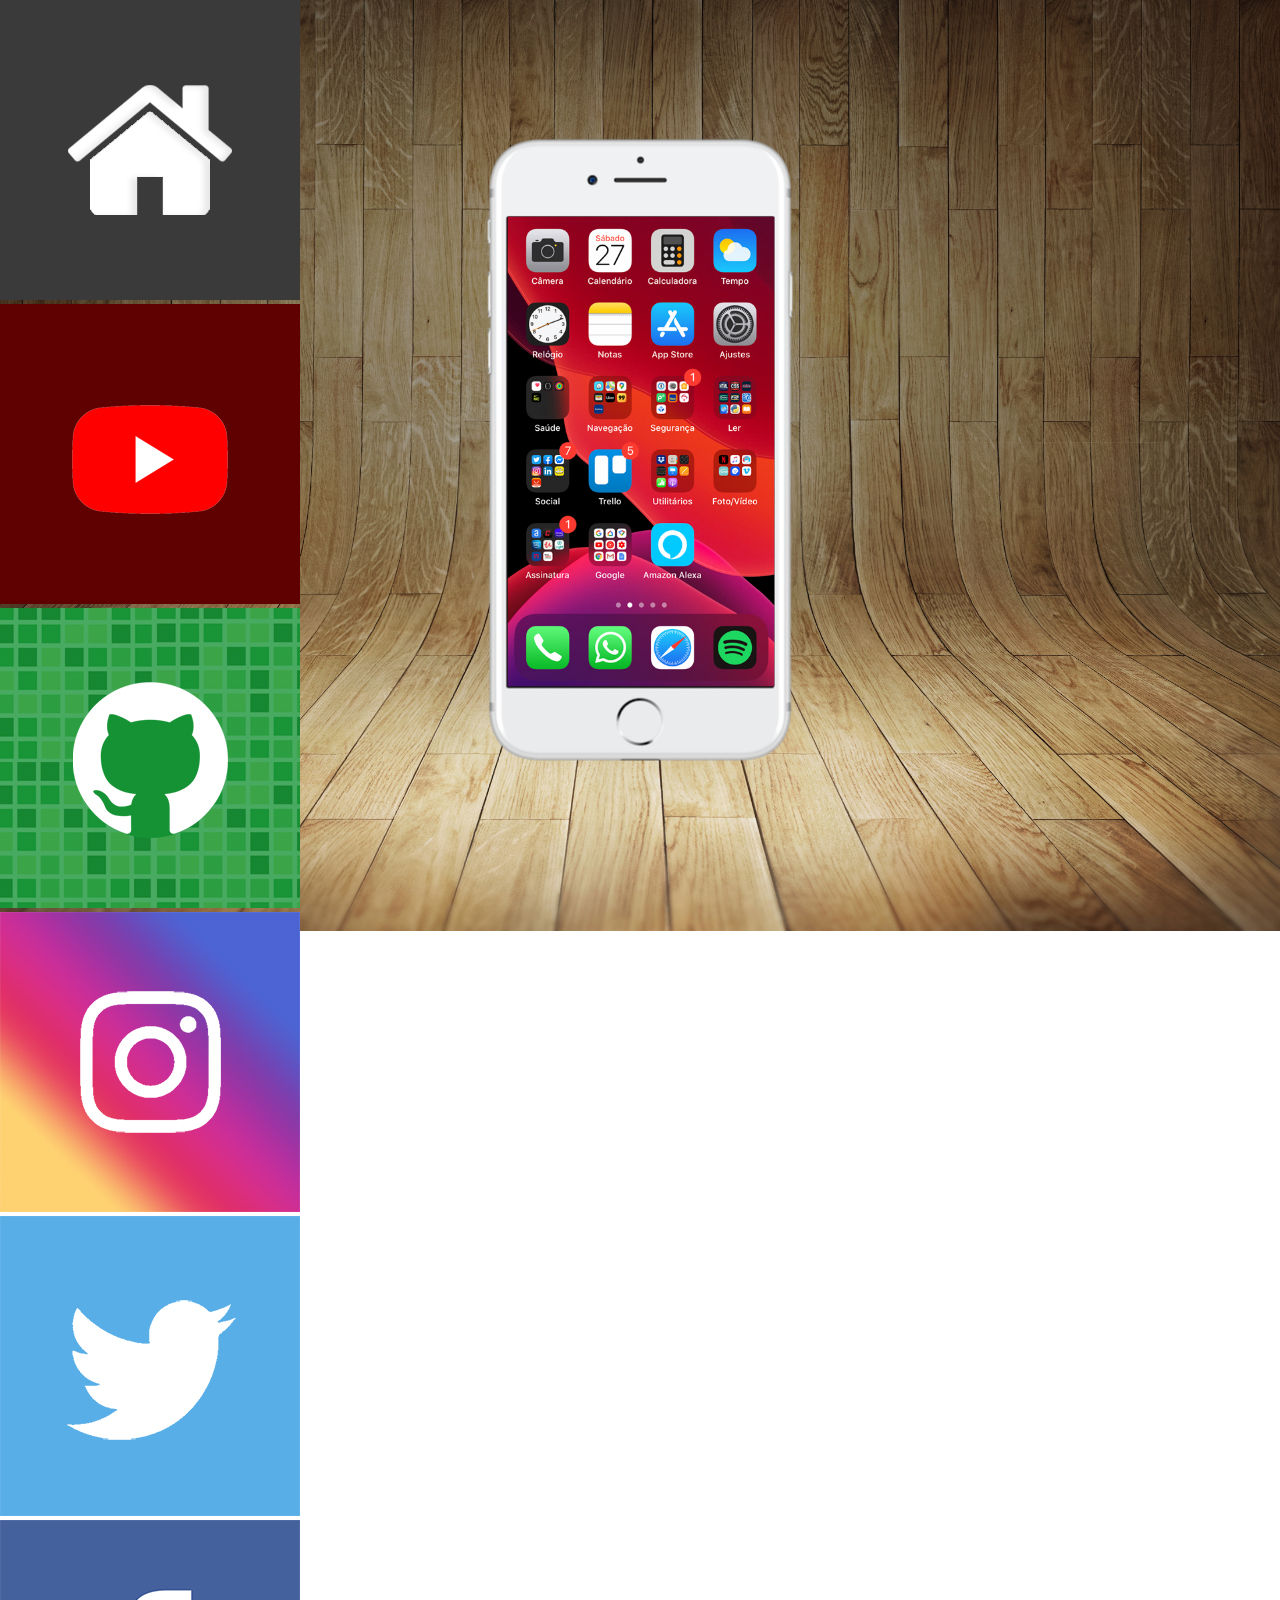
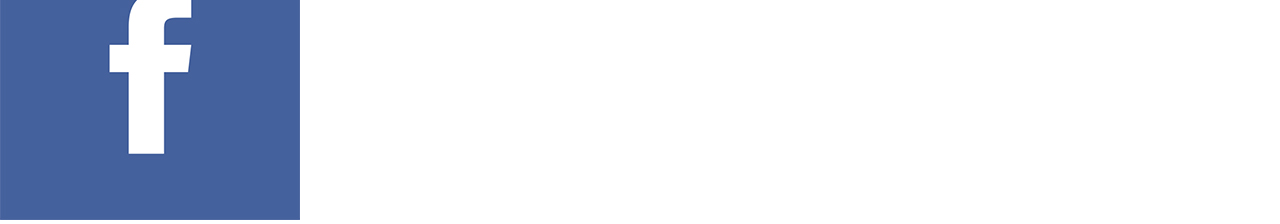
<file: index.html>
<!DOCTYPE html>
<html lang="pt-br">
<head>
    <meta charset="UTF-8">
    <meta name="viewport" content="width=device-width, initial-scale=1.0">
    <link rel="shortcut icon" href="favicon.ico" type="image/x-icon">
    <link rel="stylesheet" href="estilos/style.css">
    <title>Redes Sociais</title>
</head>
<body>
    <main>
        <section id="telefone">
            <iframe src="home.html" name="tela" id="tela" frameborder="0"></iframe>
        </section>
        <section id="redes">
            <a href="home.html" target="tela"><img src="estilos/imagens/logo-home.jpg" alt="Home"></a><br>
            <a href="youtube.html" target="tela"><img src="estilos/imagens/logo-youtube.jpg" alt="YouTube"></a><br>
            <a href="github.html" target="tela"><img src="estilos/imagens/logo-github.jpg" alt="GitHub"></a><br>
            <a href="instagram.html" target="tela"><img src="estilos/imagens/logo-instagram.jpg" alt="Instagram"></a><br>
            <a href="twitter.html" target="tela"><img src="estilos/imagens/logo-twitter.jpg" alt="Twitter"></a><br>
            <a href="facebook.html" target="tela"><img src="estilos/imagens/logo-facebook.jpg" alt="Facebook"></a>
        </section>
    </main>
</body>
</html>
</file>
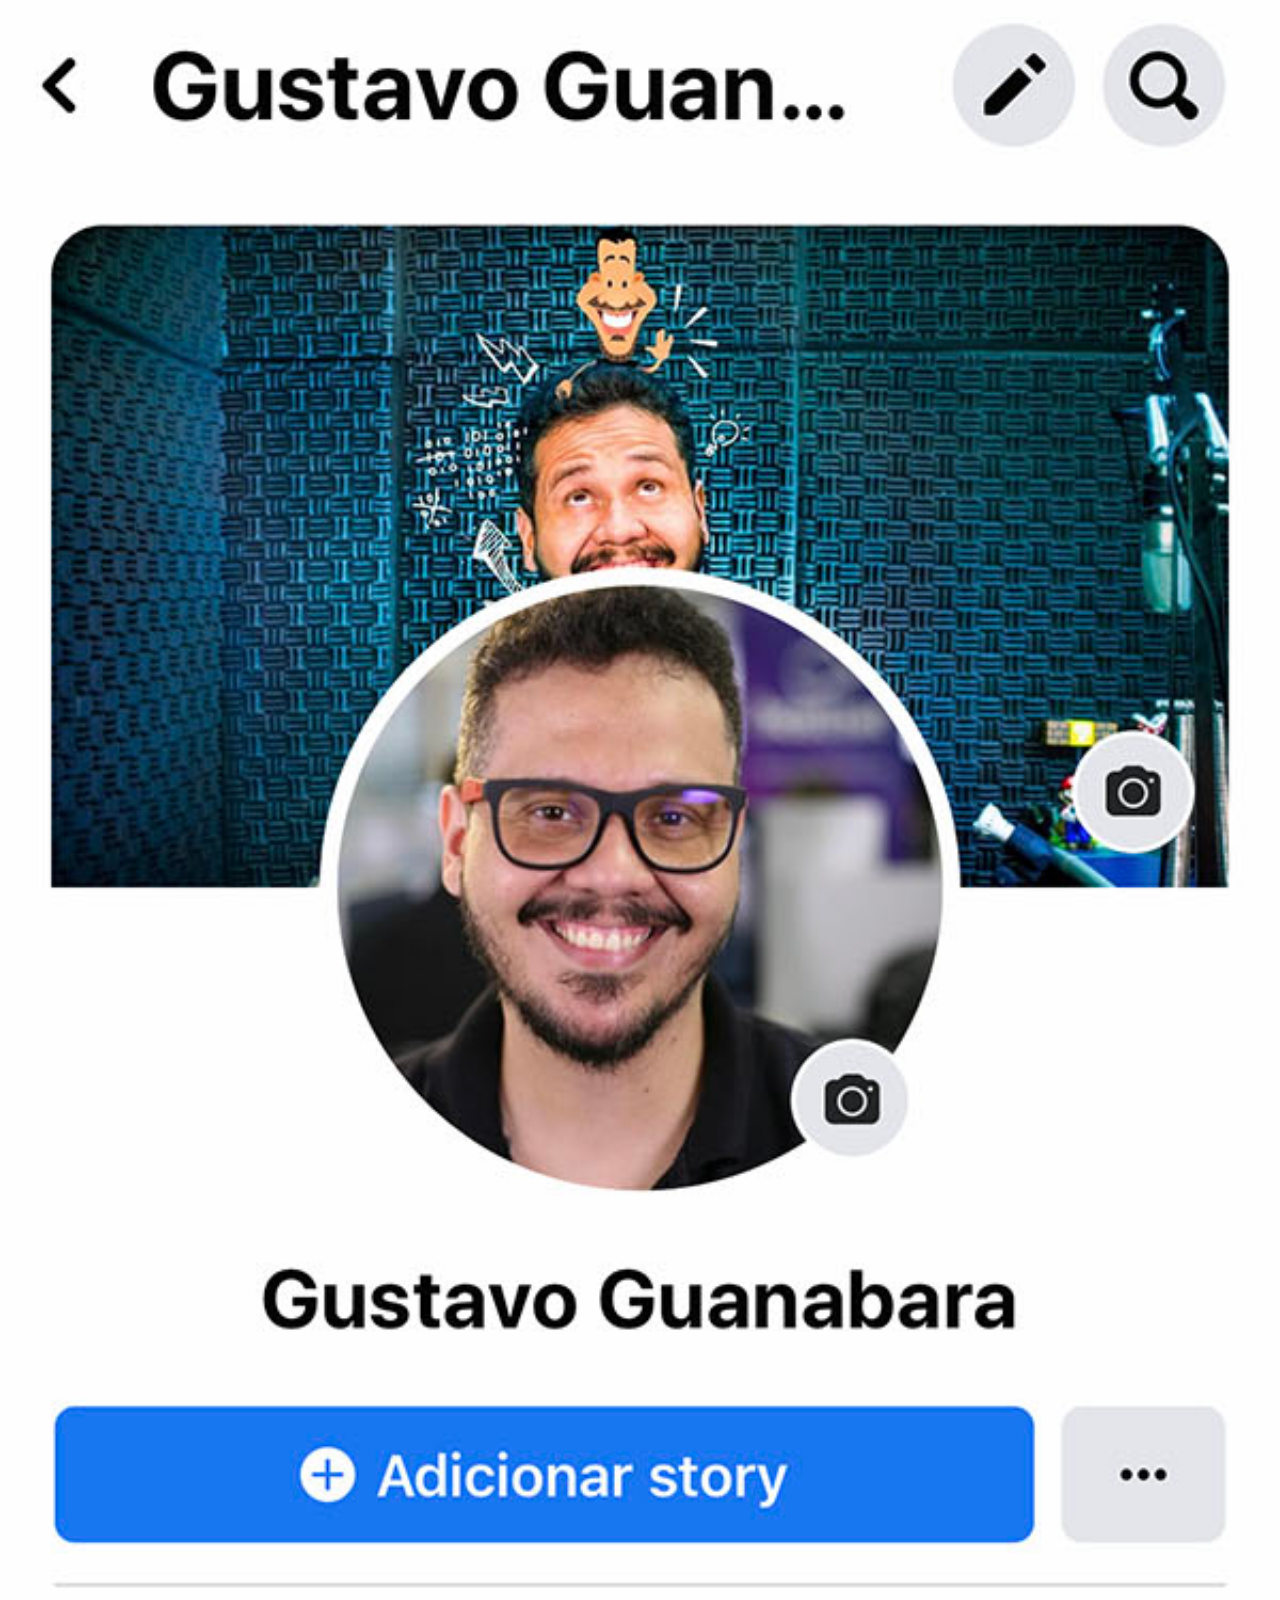
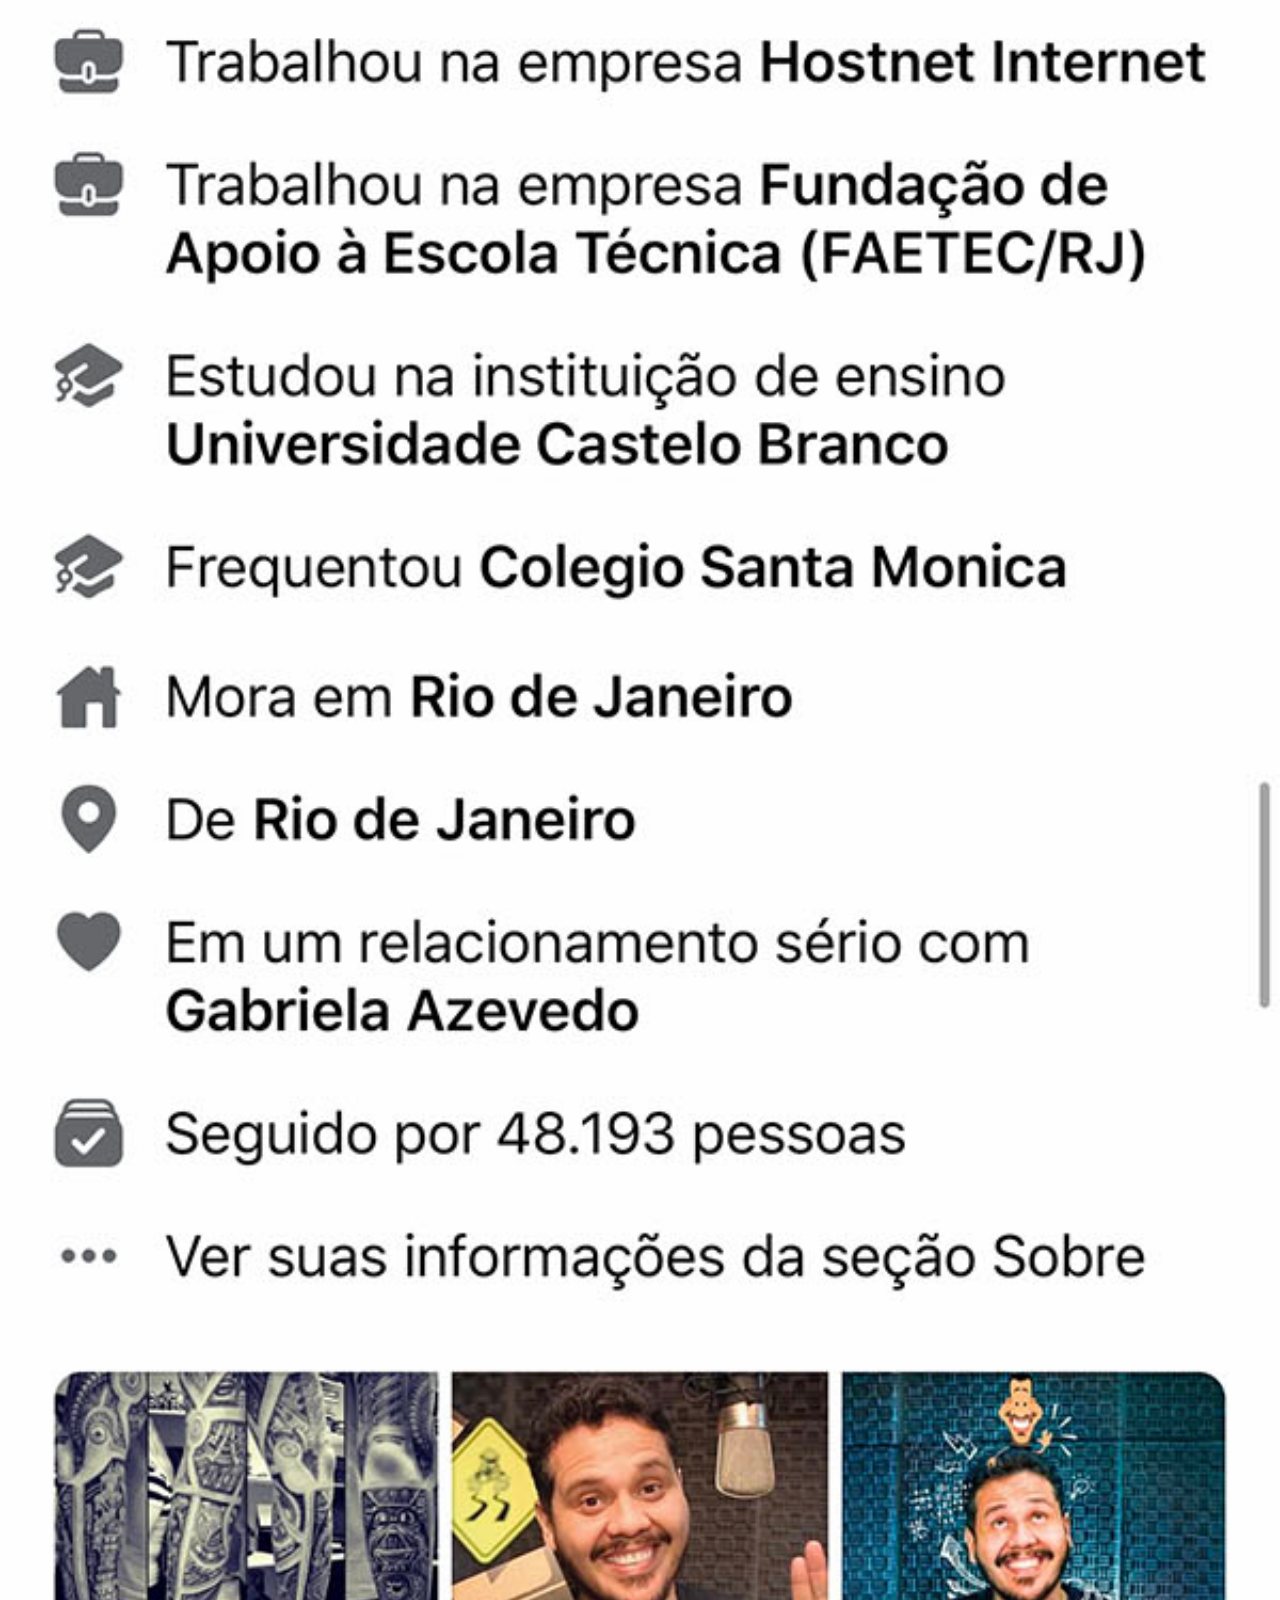
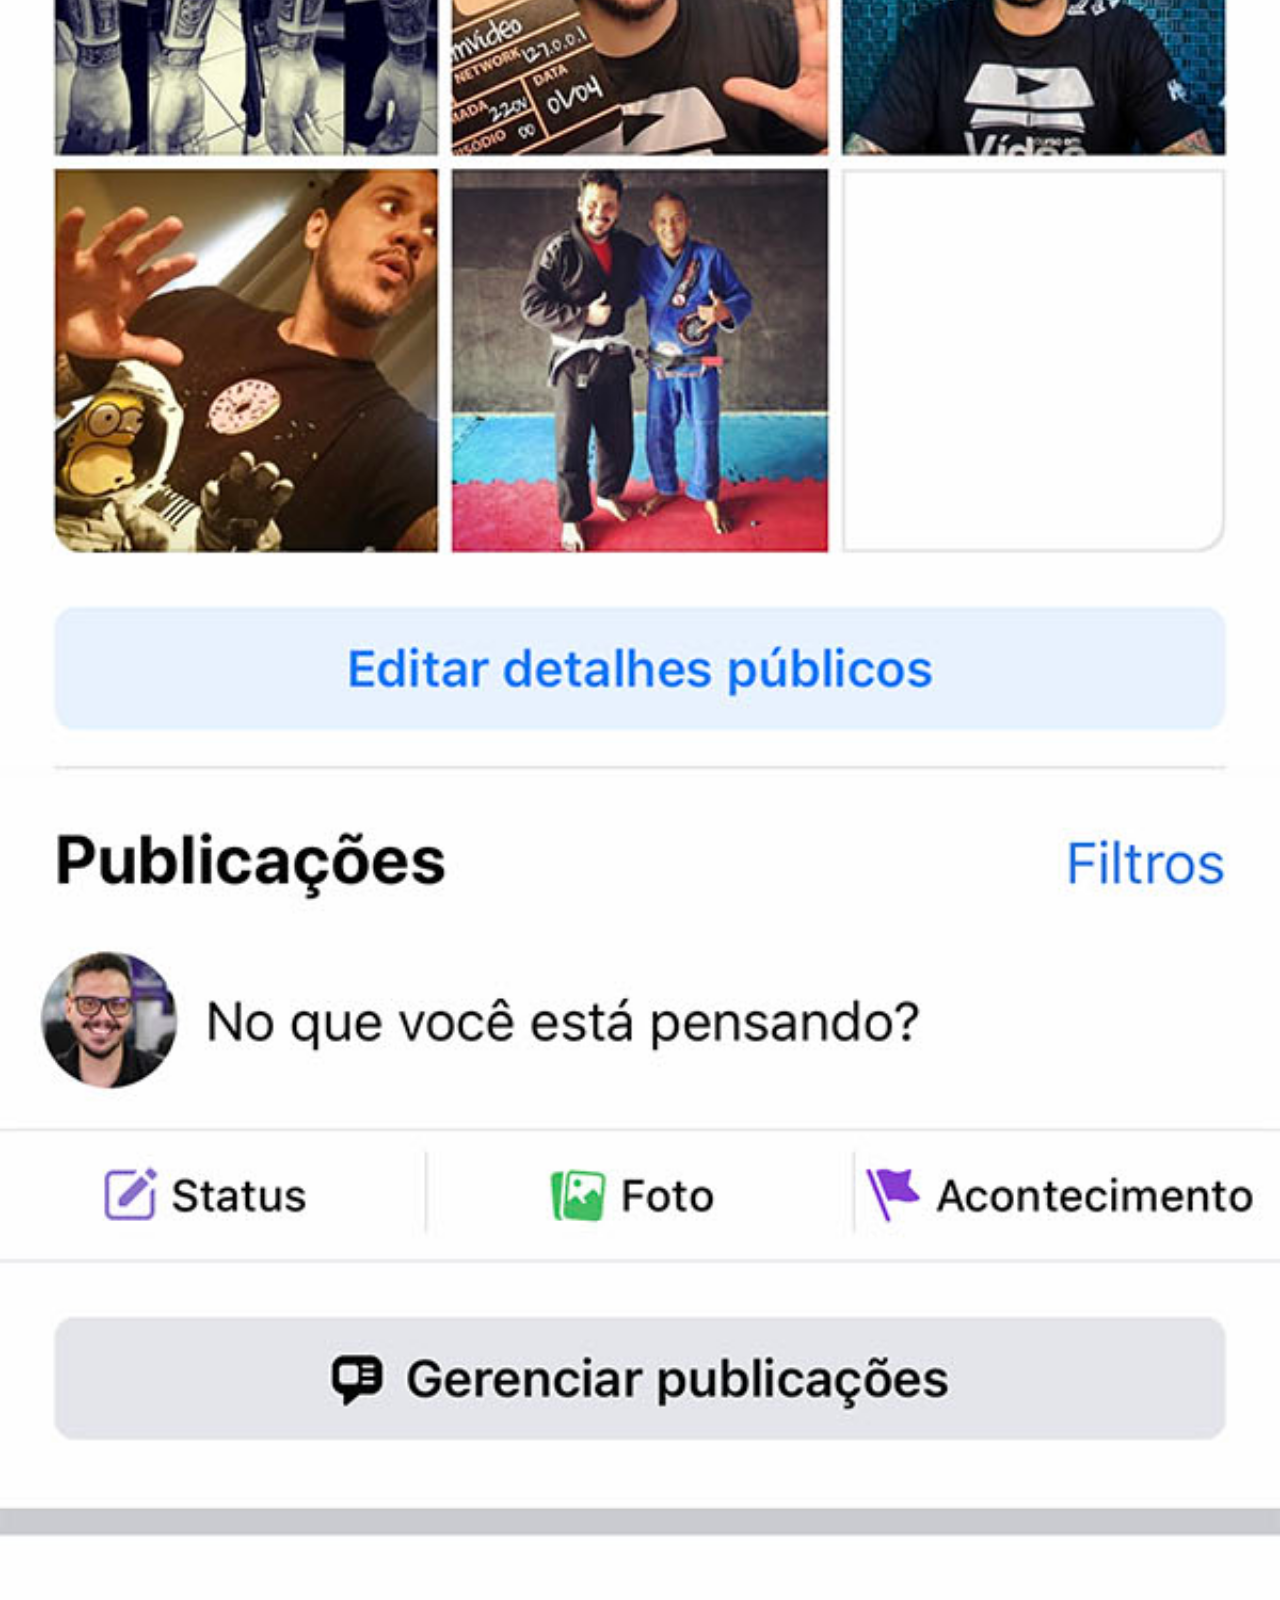
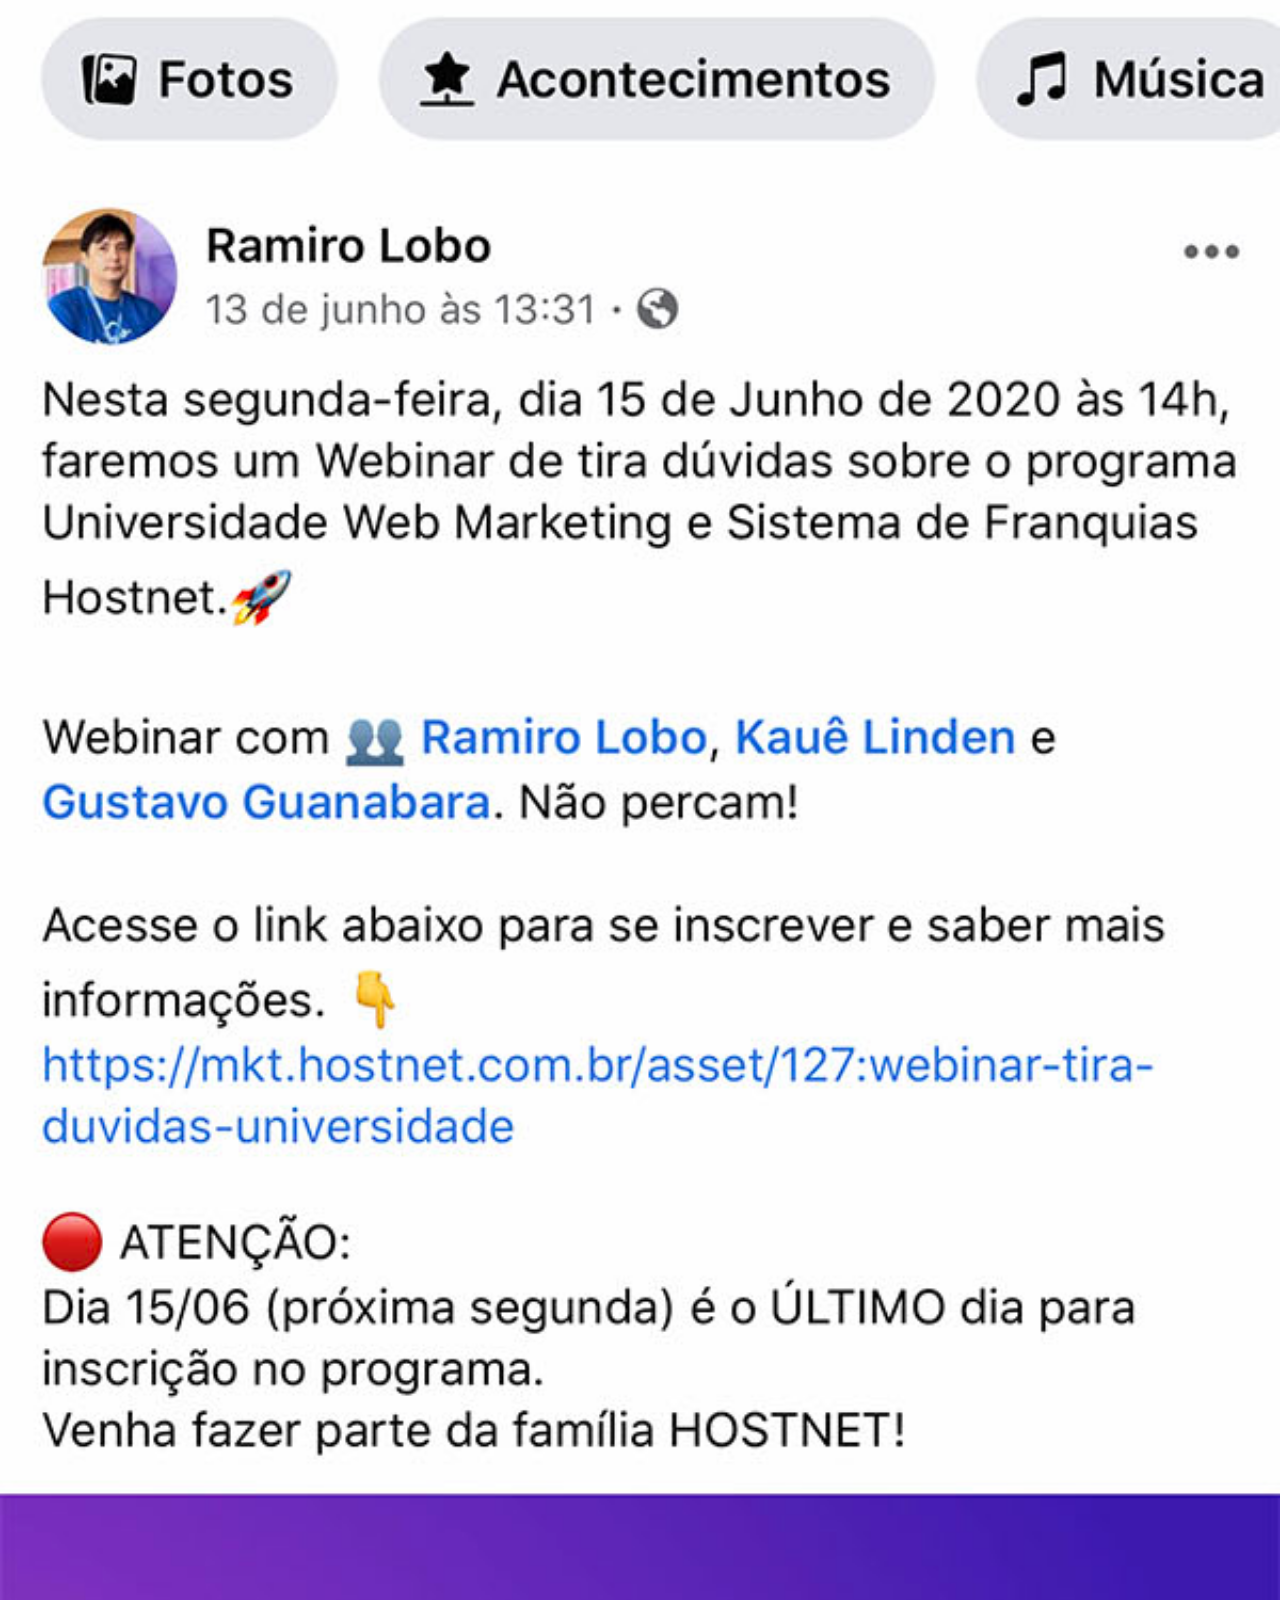
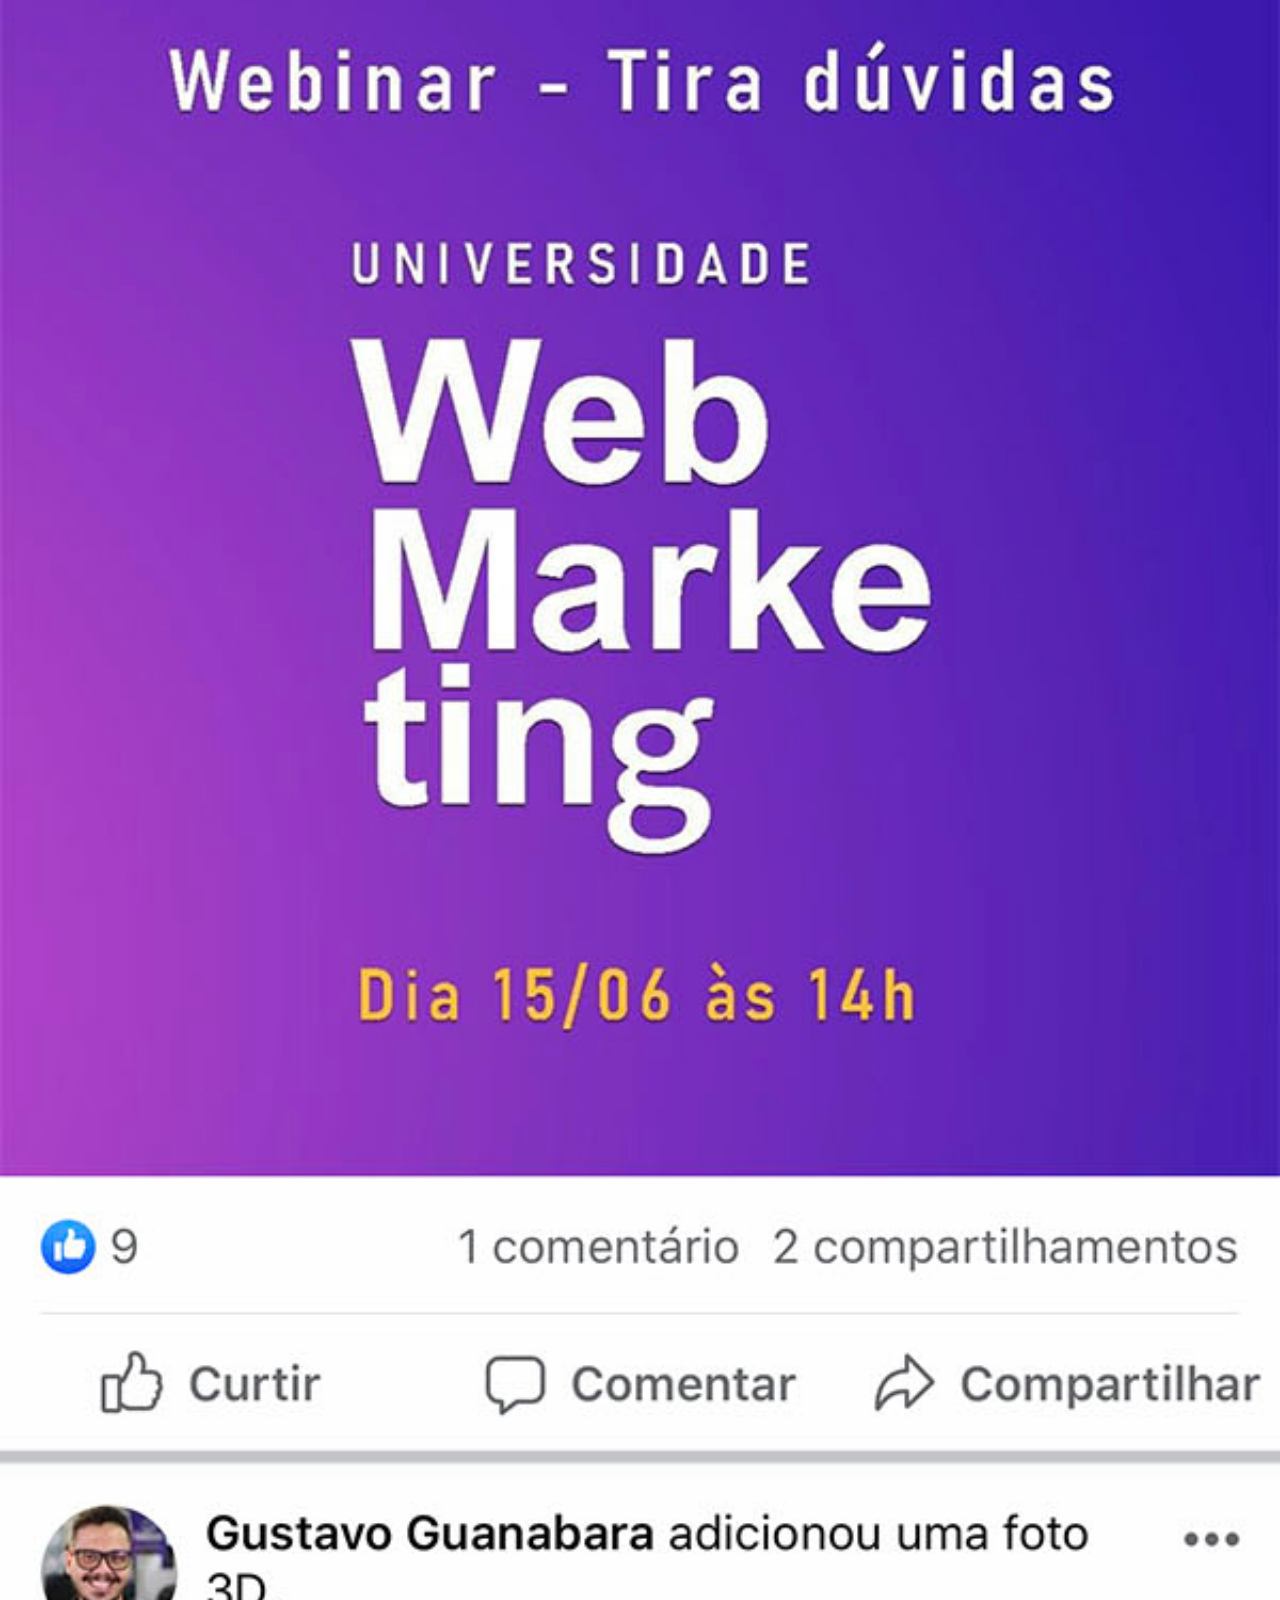
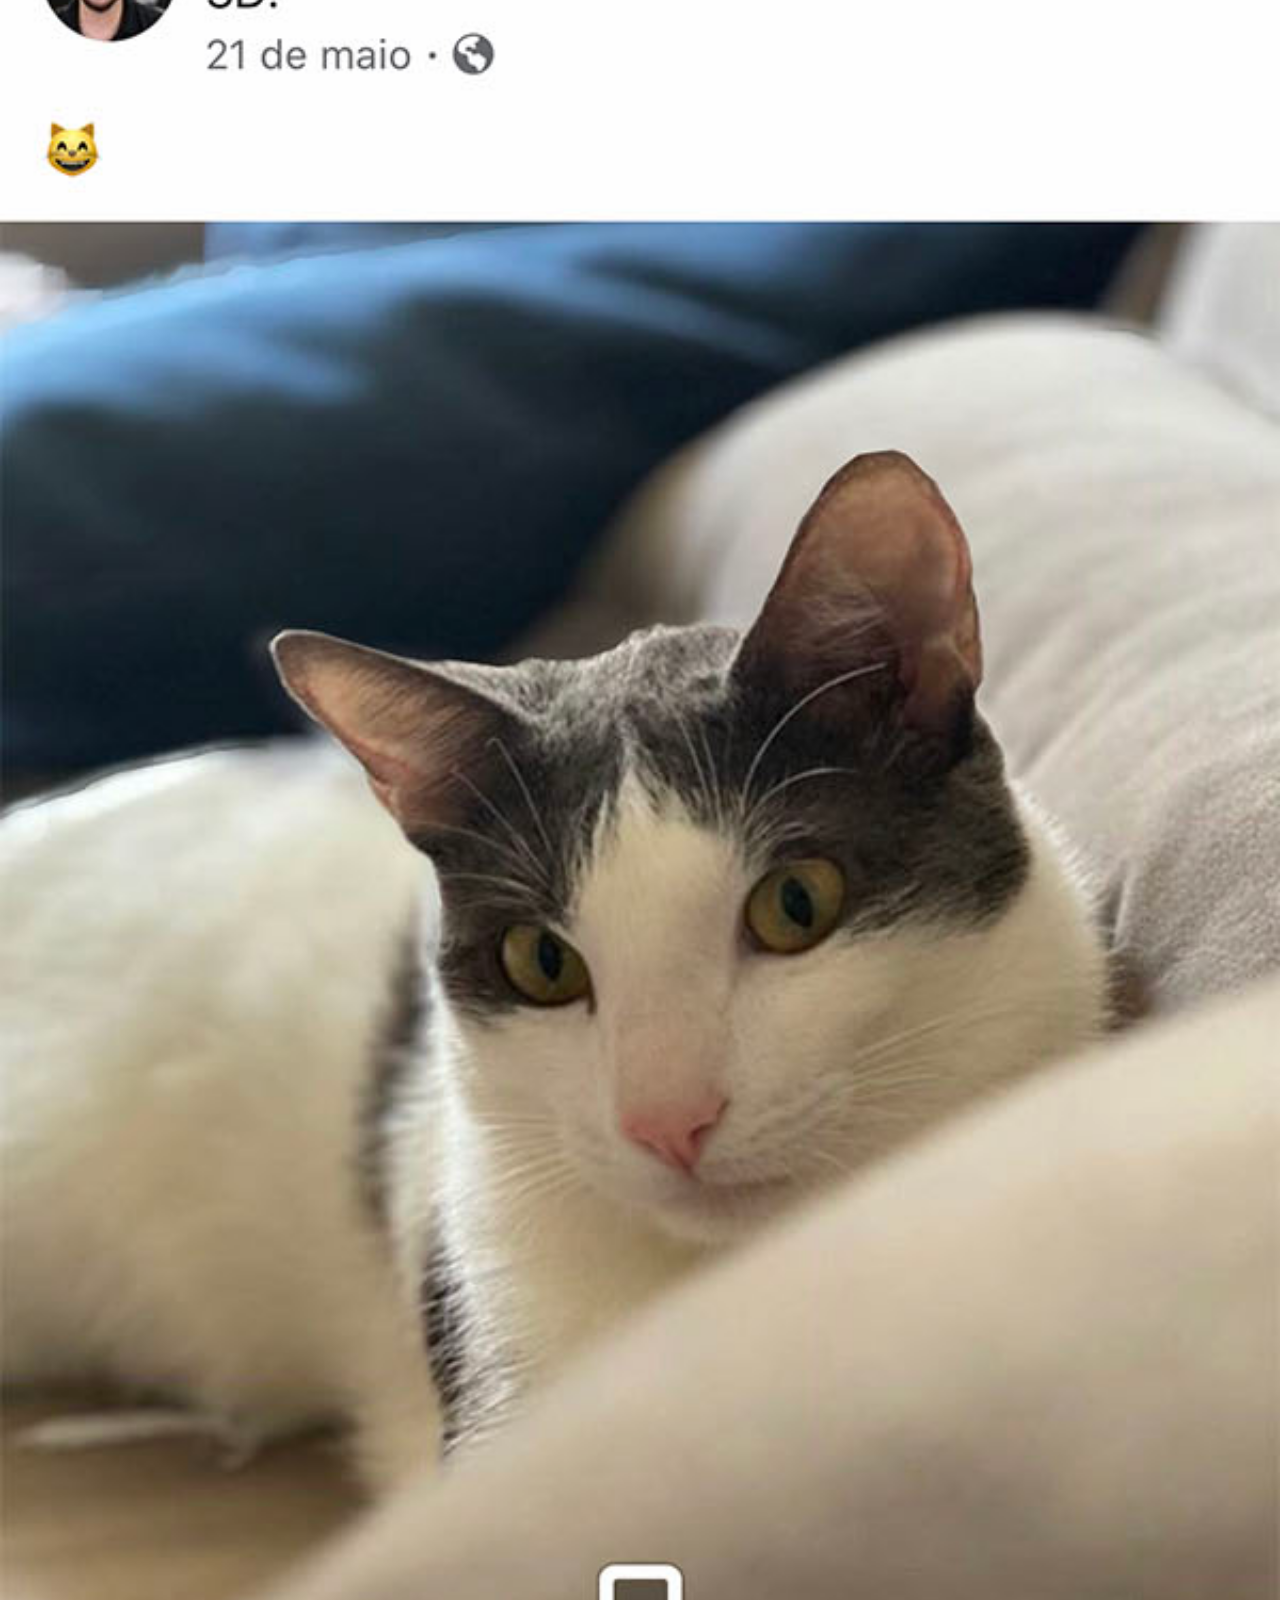
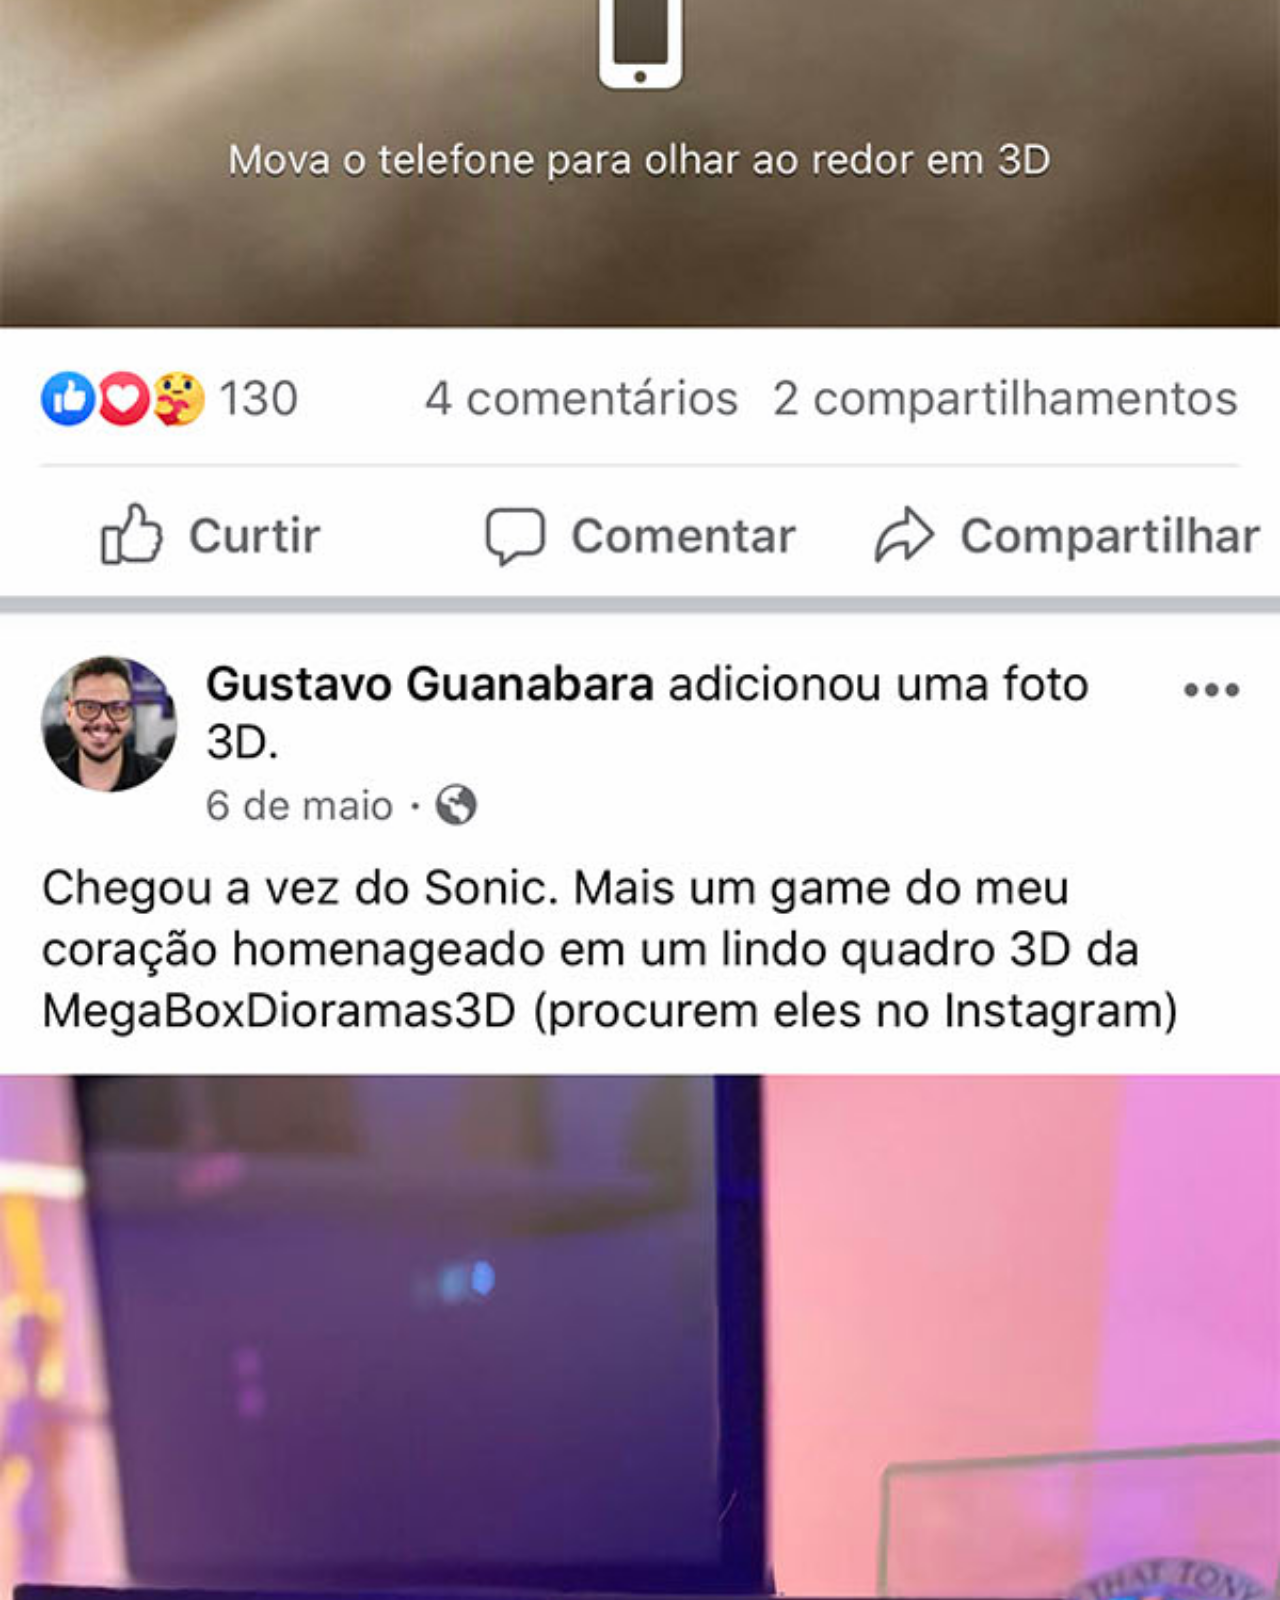
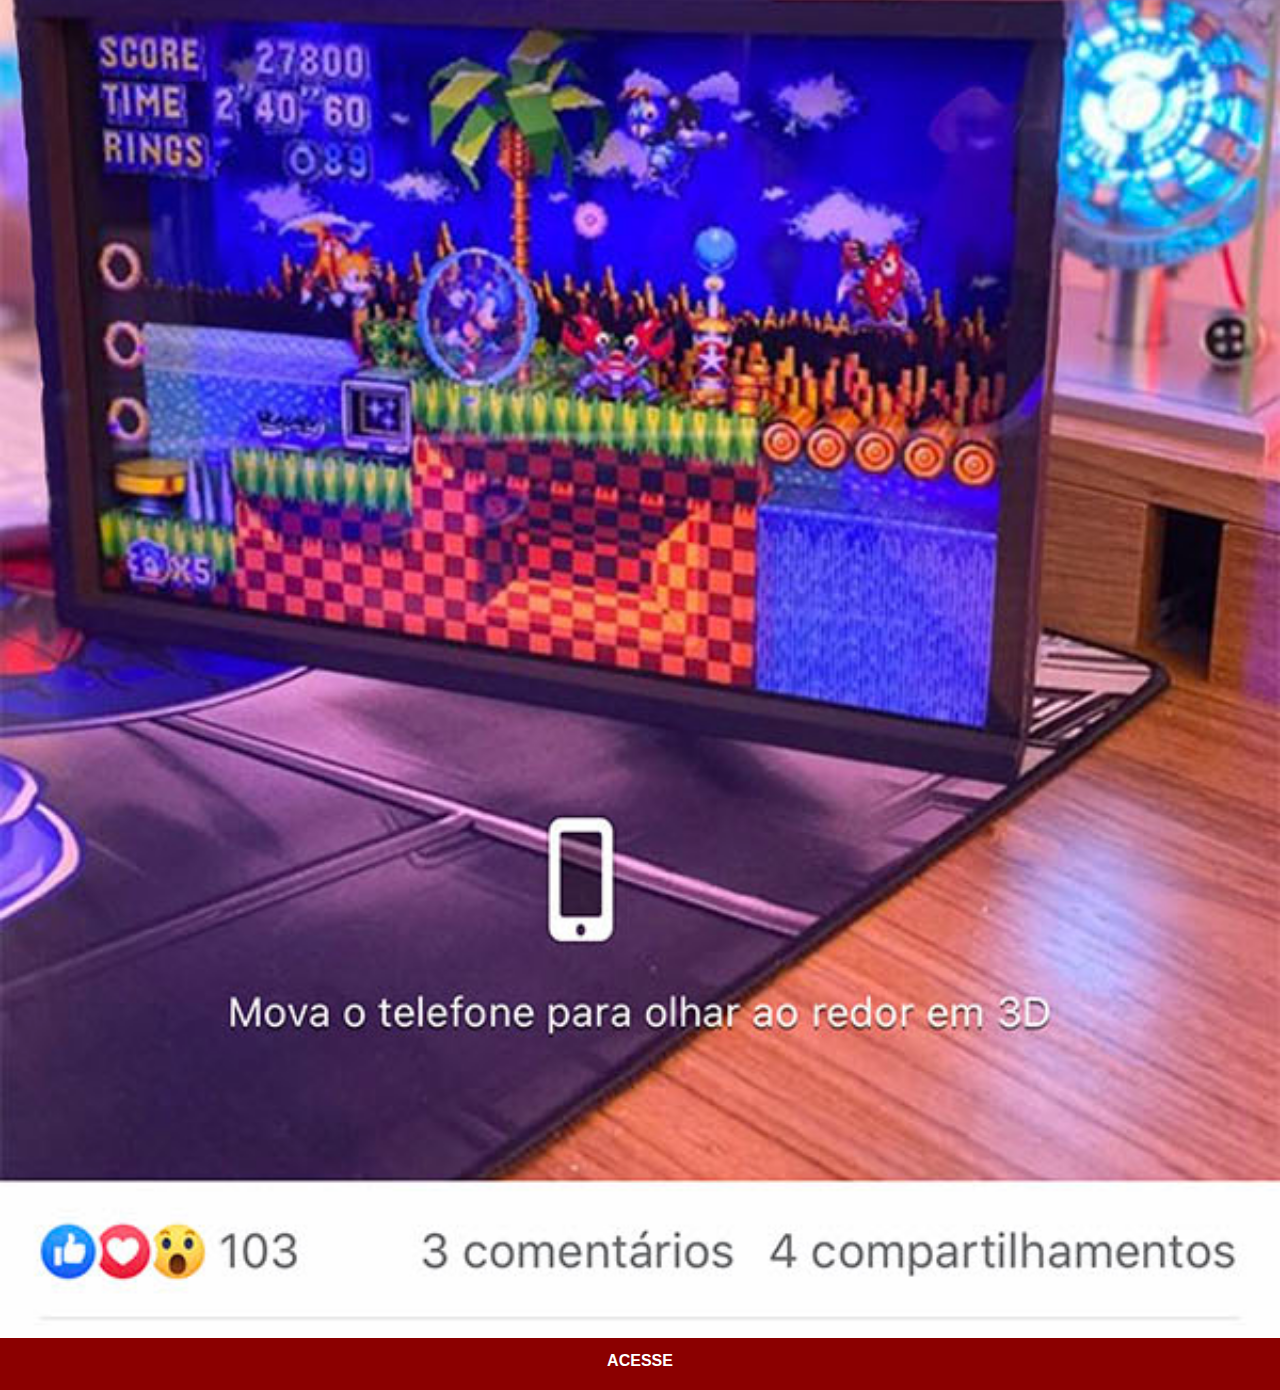
<file: facebook.html>
<!DOCTYPE html>
<html lang="pt-br">
<head>
    <meta charset="UTF-8">
    <meta name="viewport" content="width=device-width, initial-scale=1.0">
    <title>Facebook</title>
    <link rel="stylesheet" href="estilos/social.css">
</head>
<body>
    <img src="estilos/imagens/tela-facebook.jpg" alt="Facebook">
    <a href="https://www.facebook.com/groups/1520234831617060/" target="_blank">ACESSE</a>
</body>
</html>
</file>
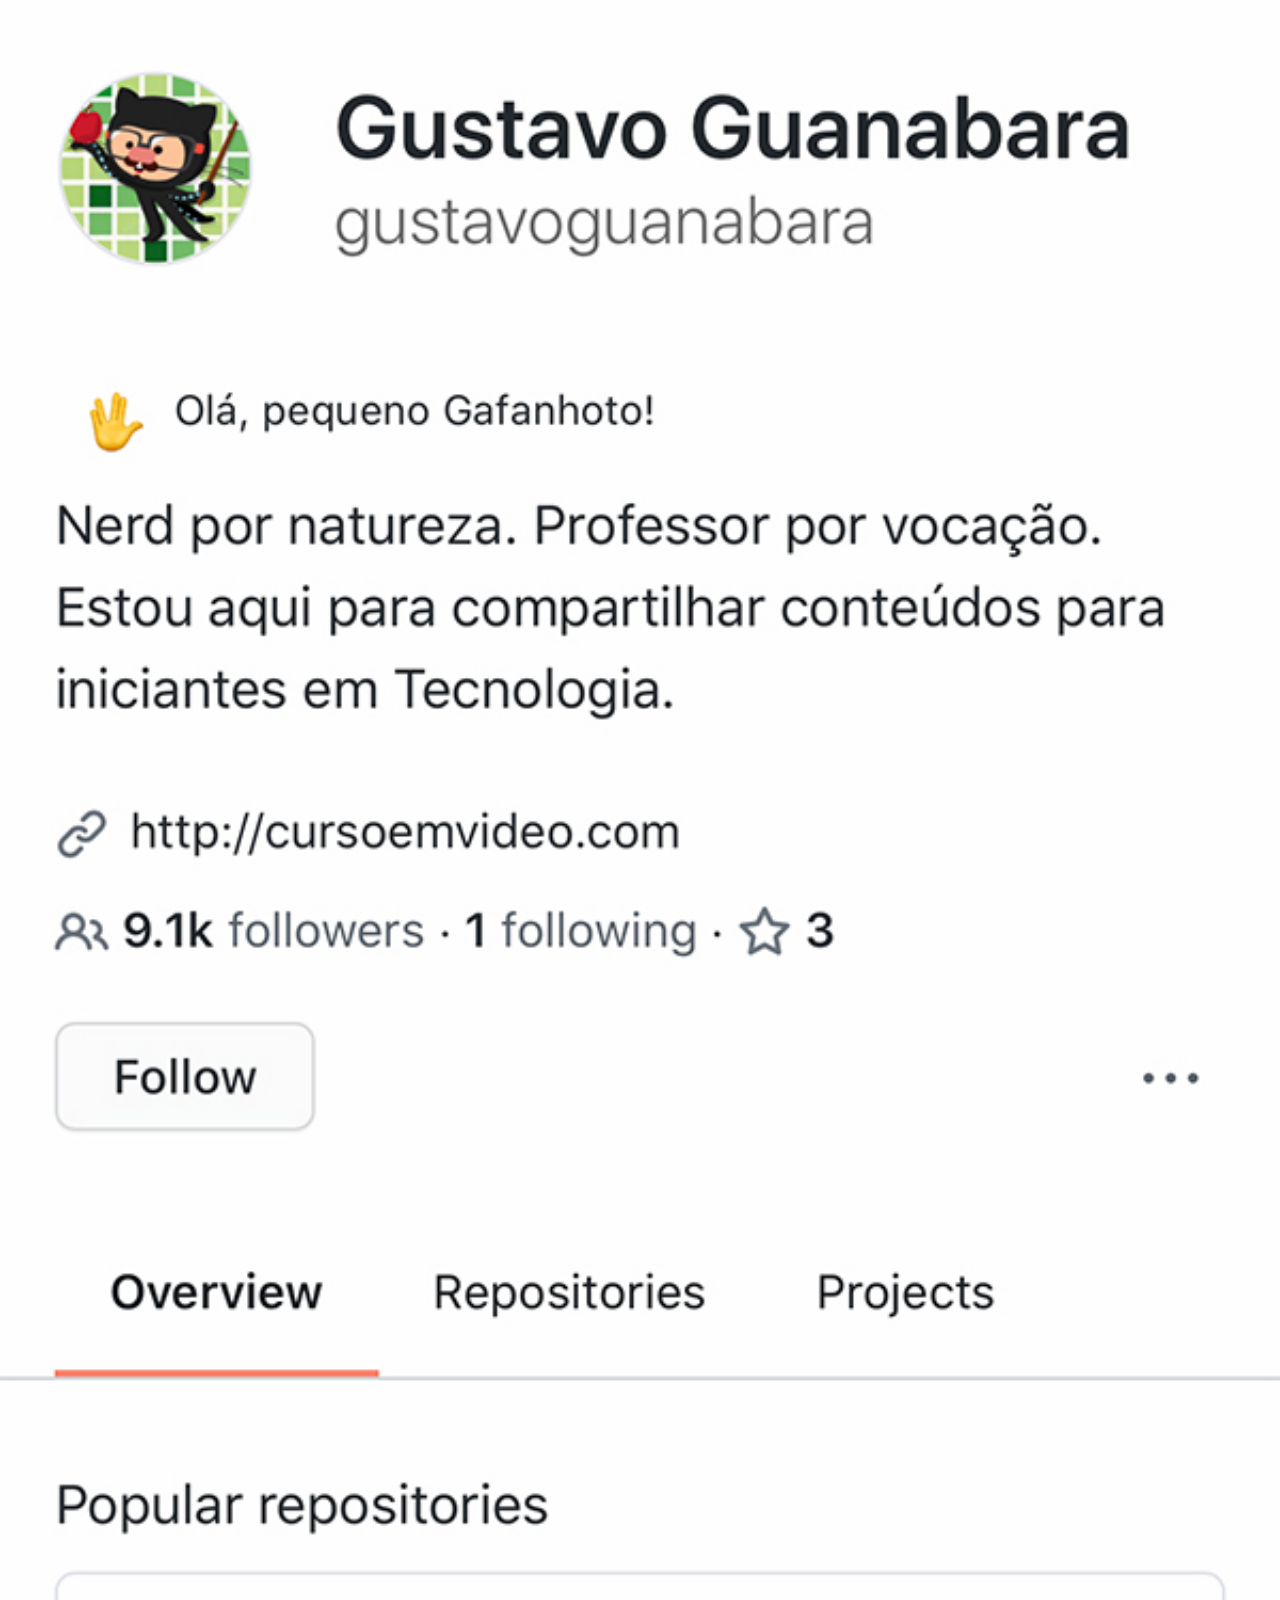
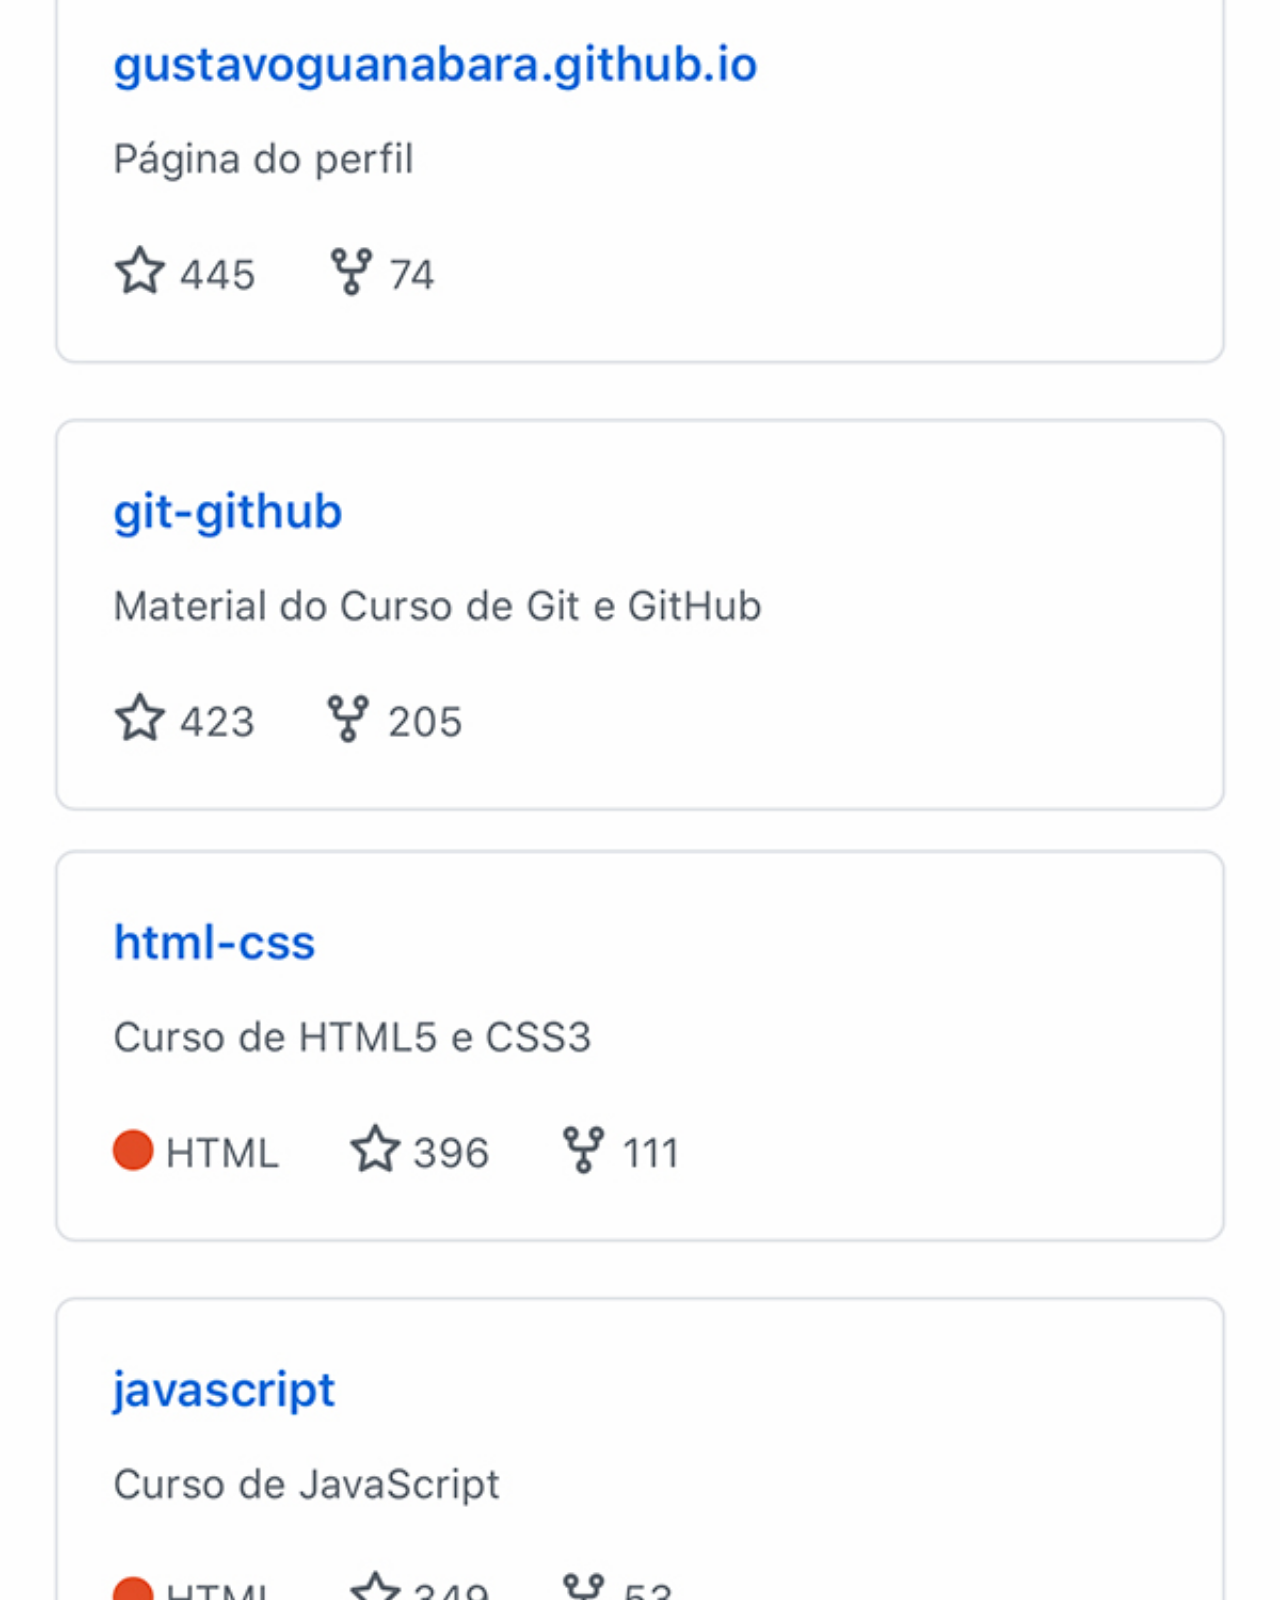
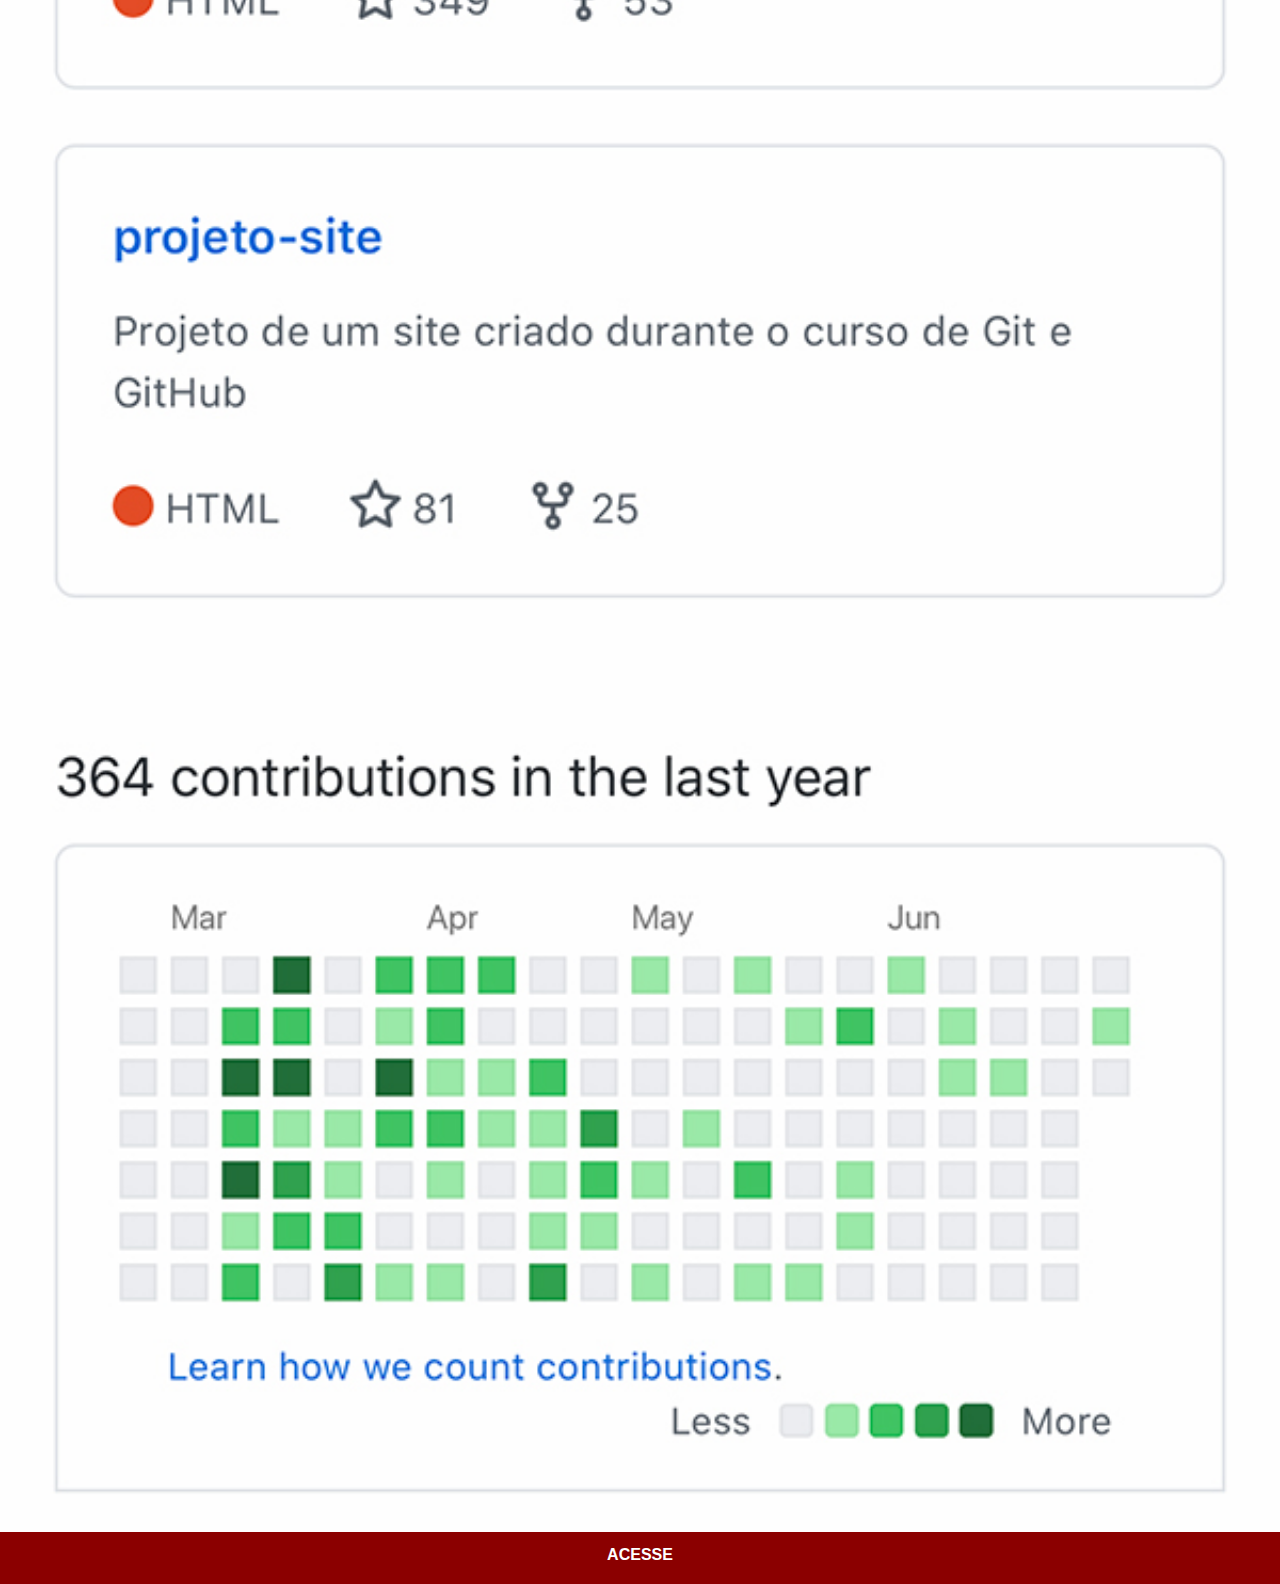
<file: github.html>
<!DOCTYPE html>
<html lang="pt-br">
<head>
    <meta charset="UTF-8">
    <meta name="viewport" content="width=device-width, initial-scale=1.0">
    <title>GitHub</title>
    <link rel="stylesheet" href="estilos/social.css">
</head>
<body>
    <img src="estilos/imagens/tela-github.jpg" alt="GitHub">
    <a href="https://github.com/gustavoguanabara/html-css/tree/master" target="_blank">ACESSE</a>
</body>
</html>
</file>
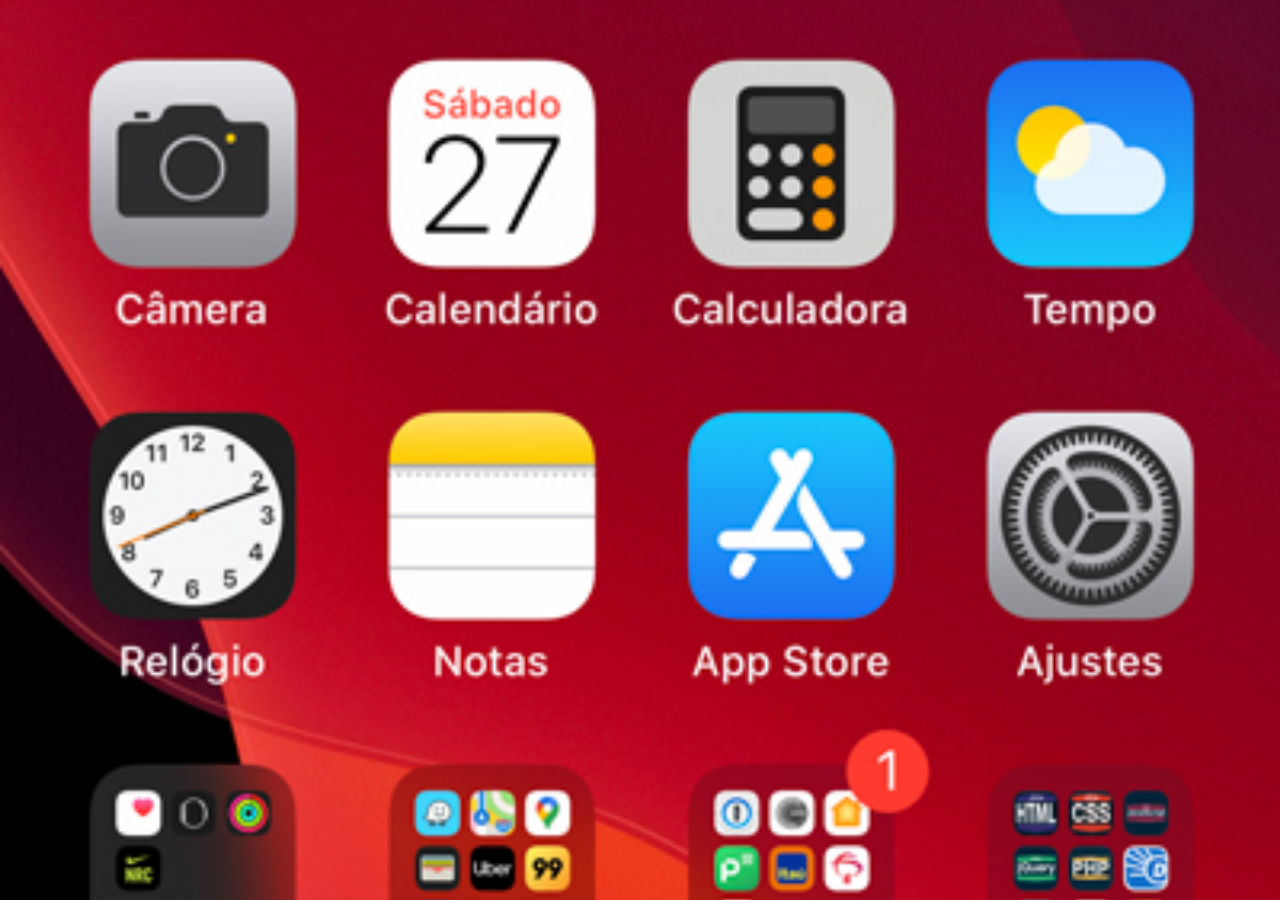
<file: home.html>
<!DOCTYPE html>
<html lang="en">
<head>
    <meta charset="UTF-8">
    <meta name="viewport" content="width=device-width, initial-scale=1.0">
    <title>Home</title>
    <style> 
        * {
            margin: 0px;
            padding: 0px;
        }
        
        body {
            width: 100vw;
            height: 100vh;
            background: black url('estilos/imagens/tela-home.jpg') no-repeat top center;
            background-size: cover;
        }
    </style>
</head>
<body>
    
</body>
</html>
</file>
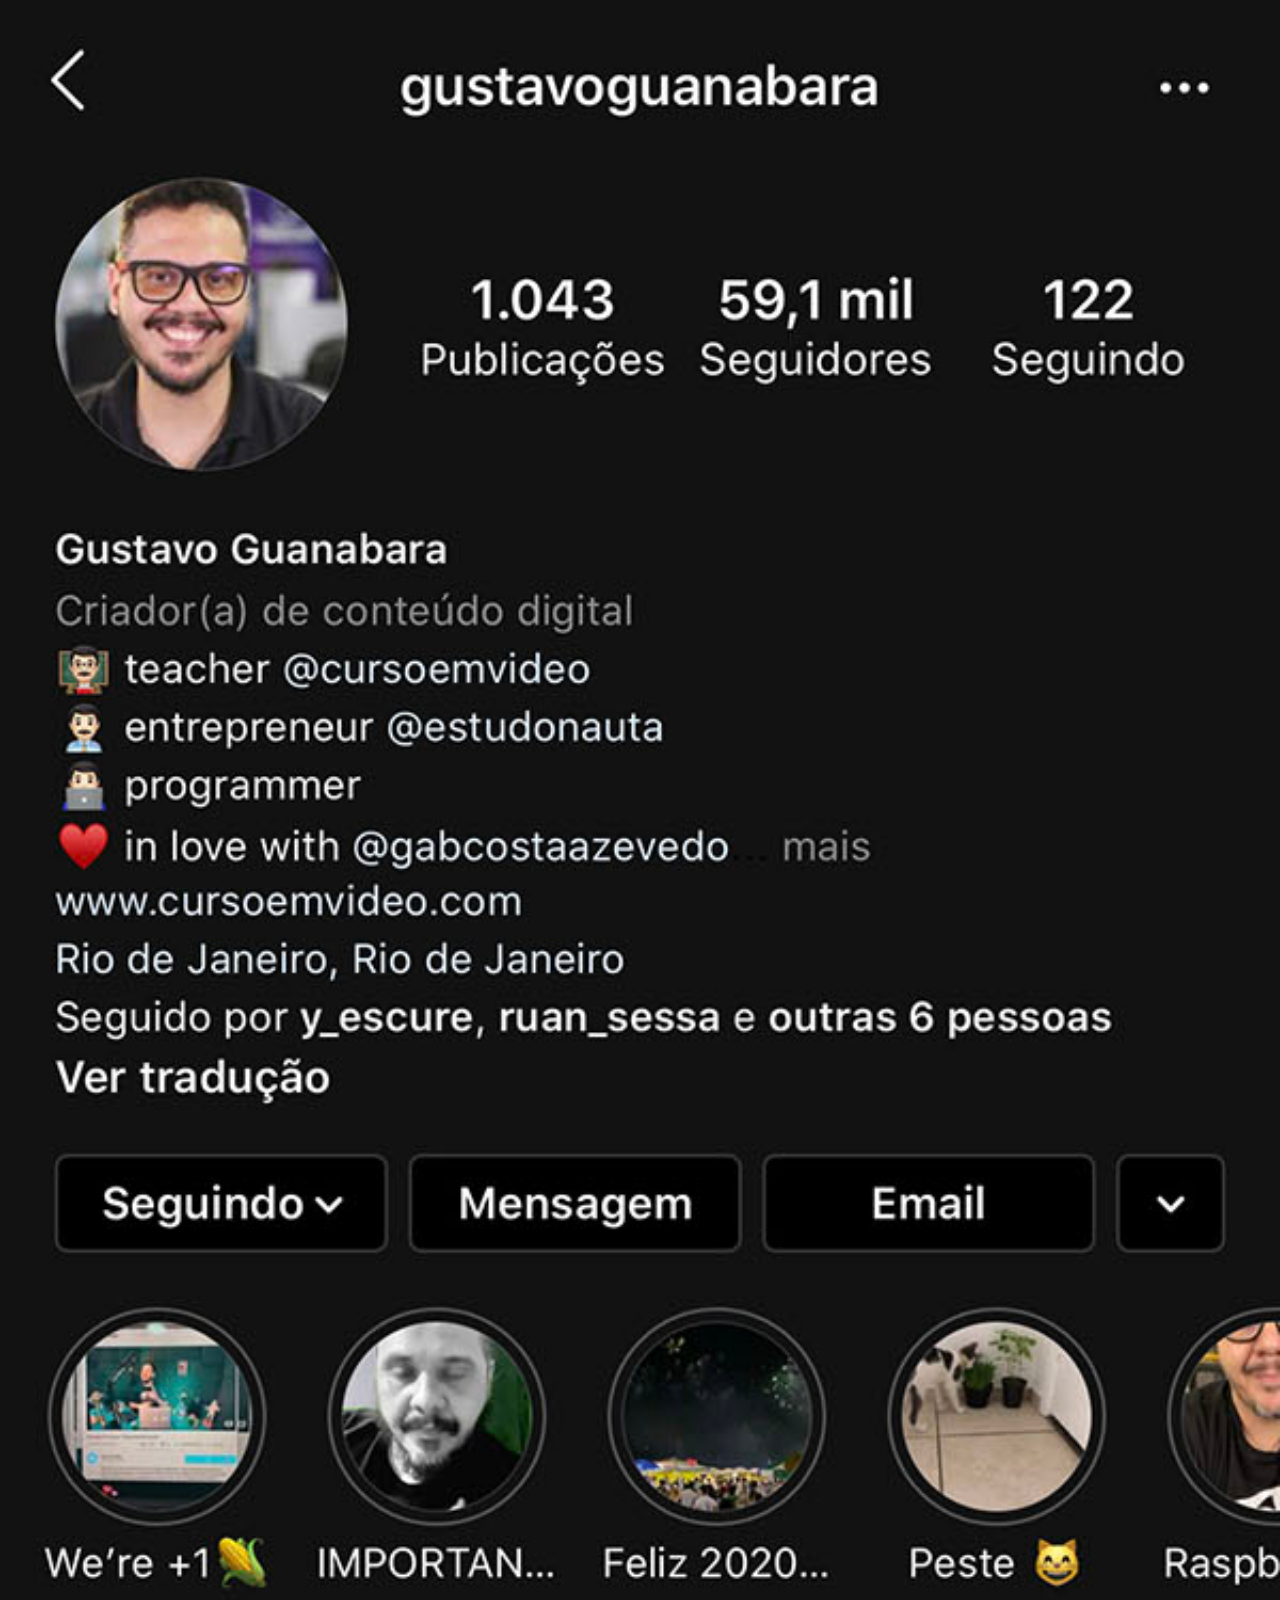
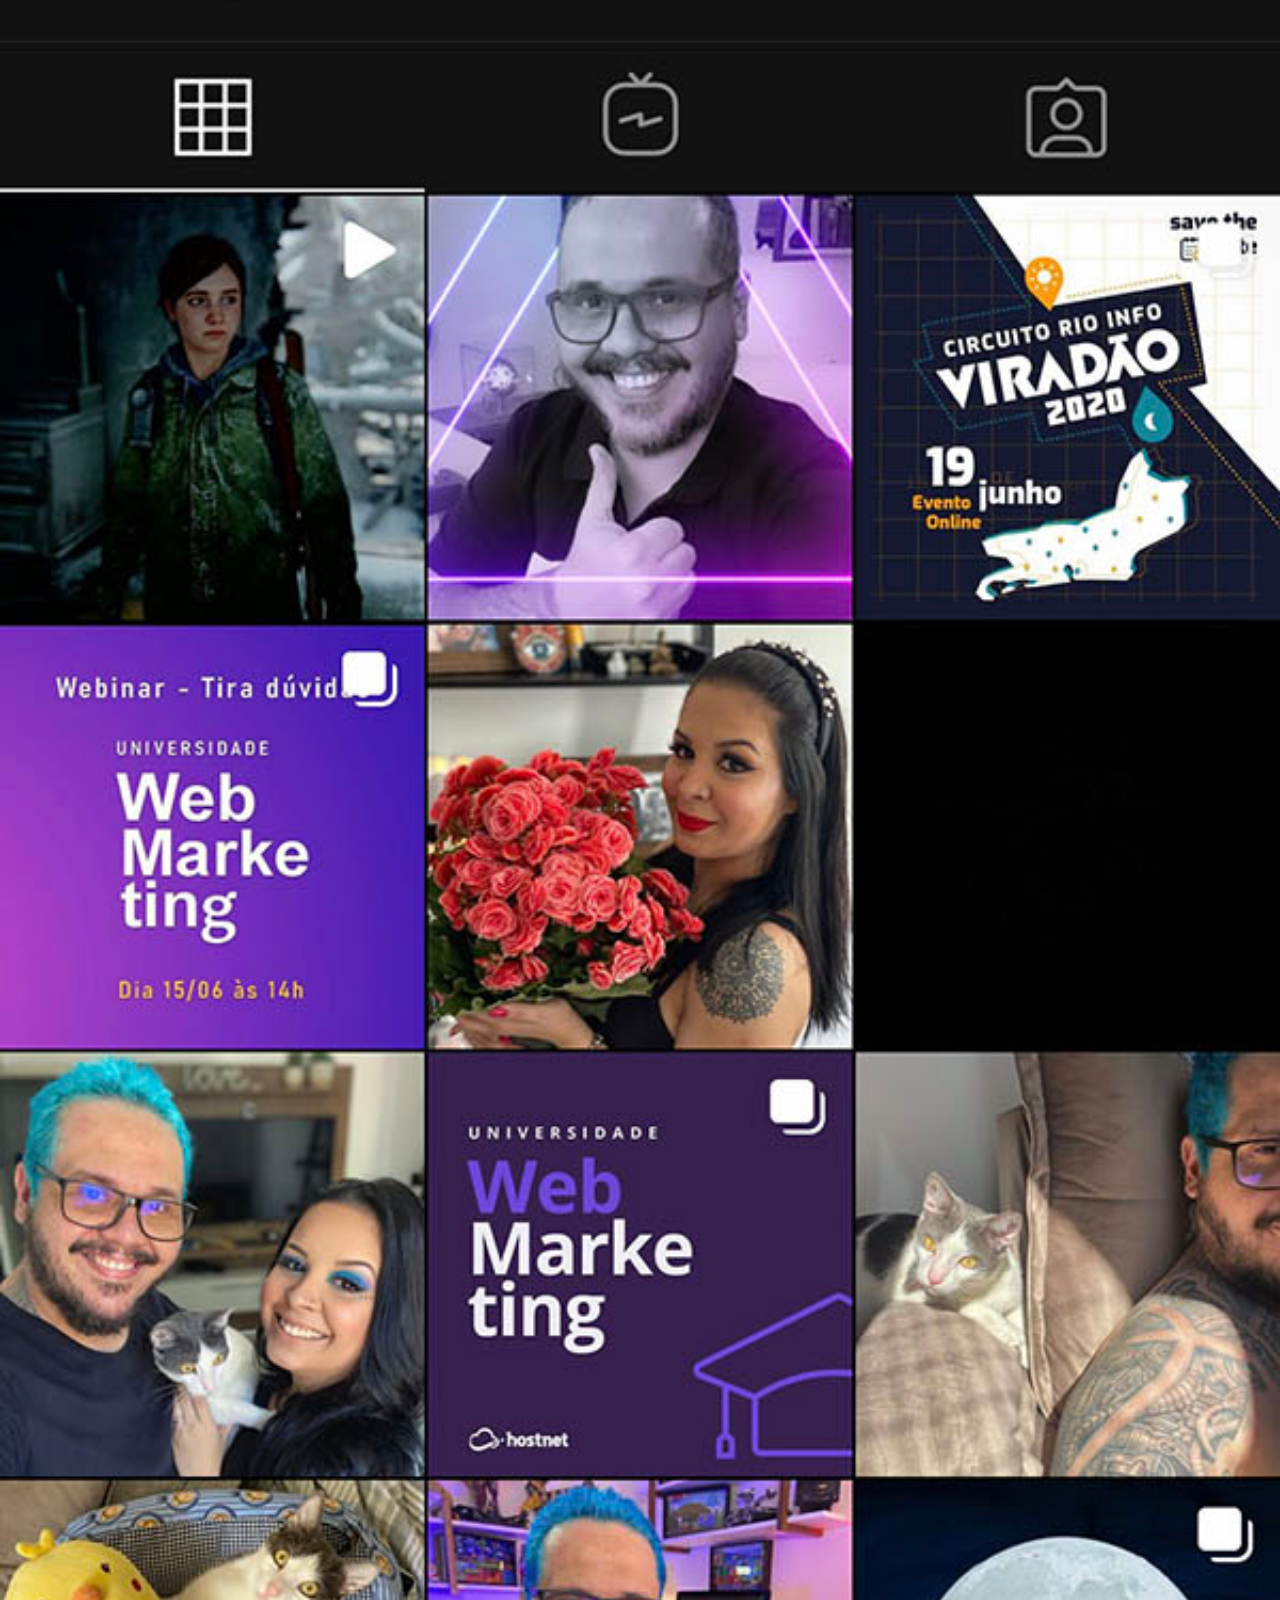
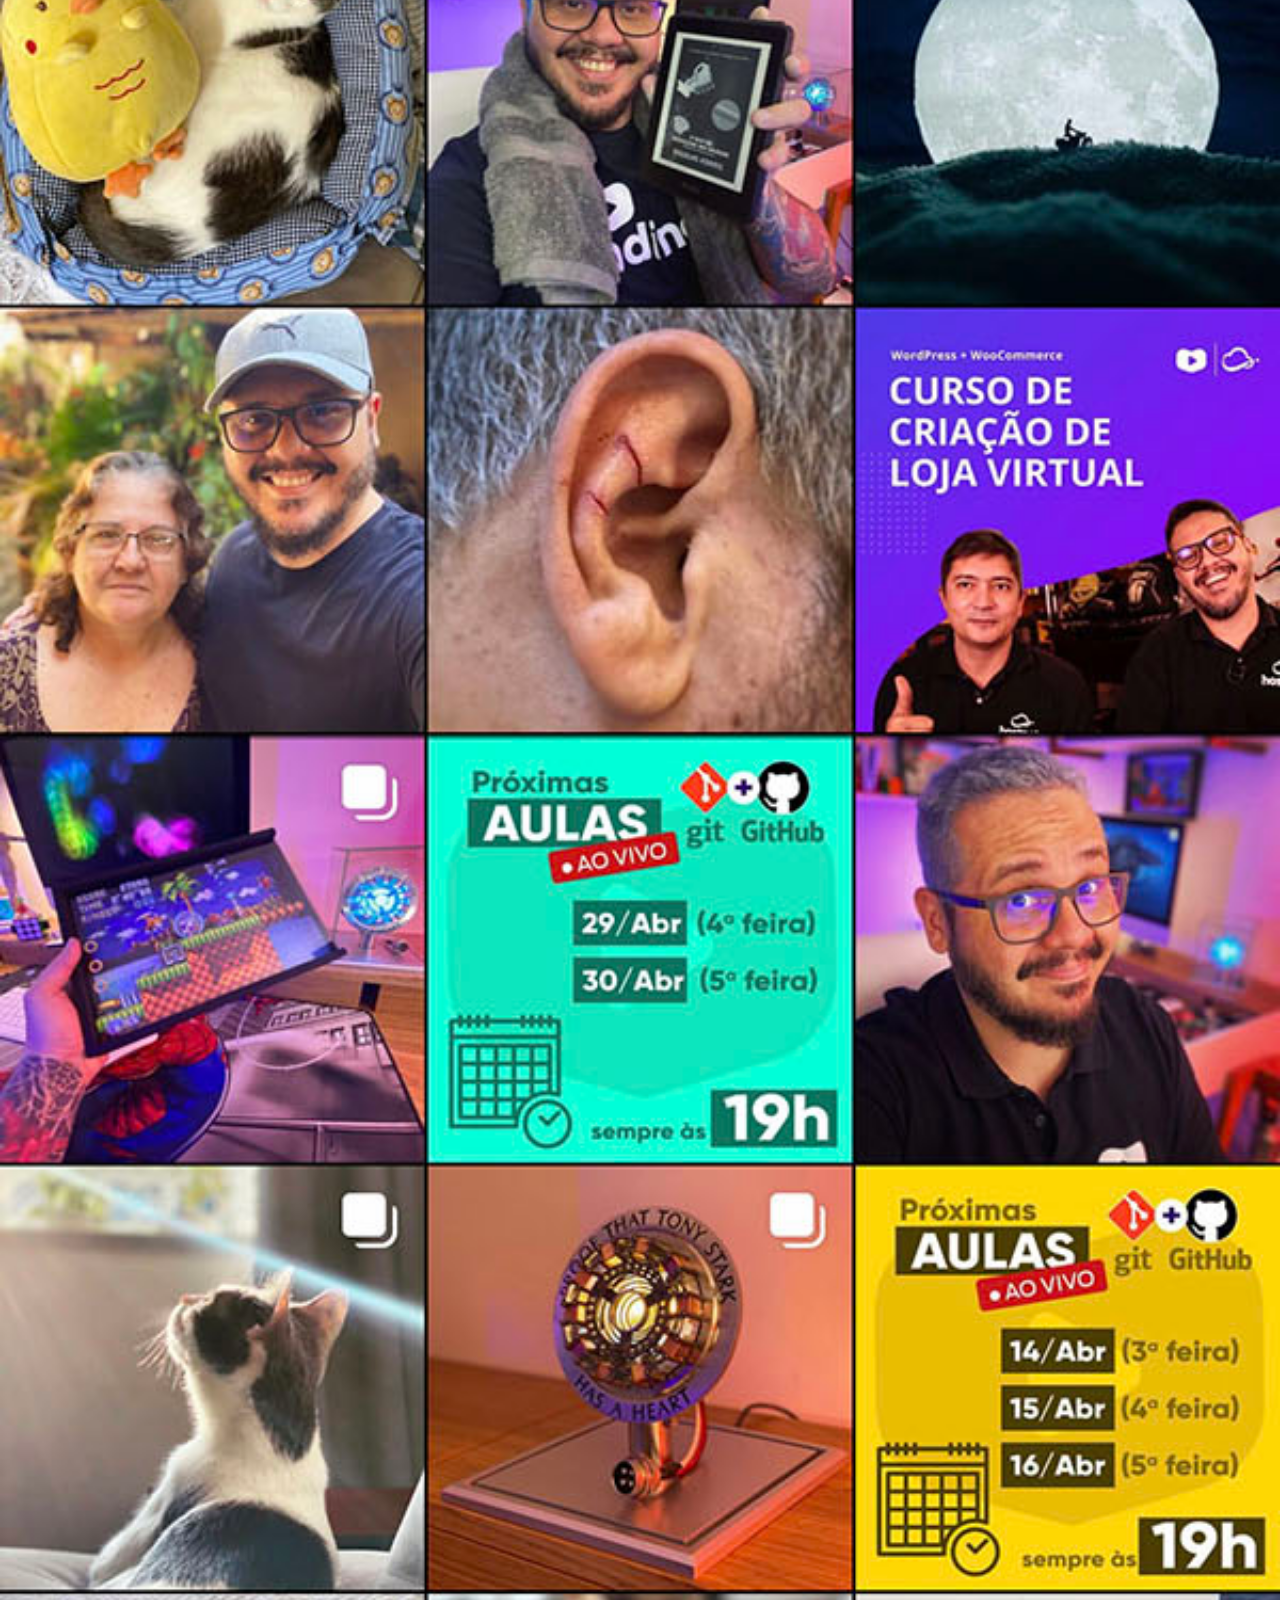
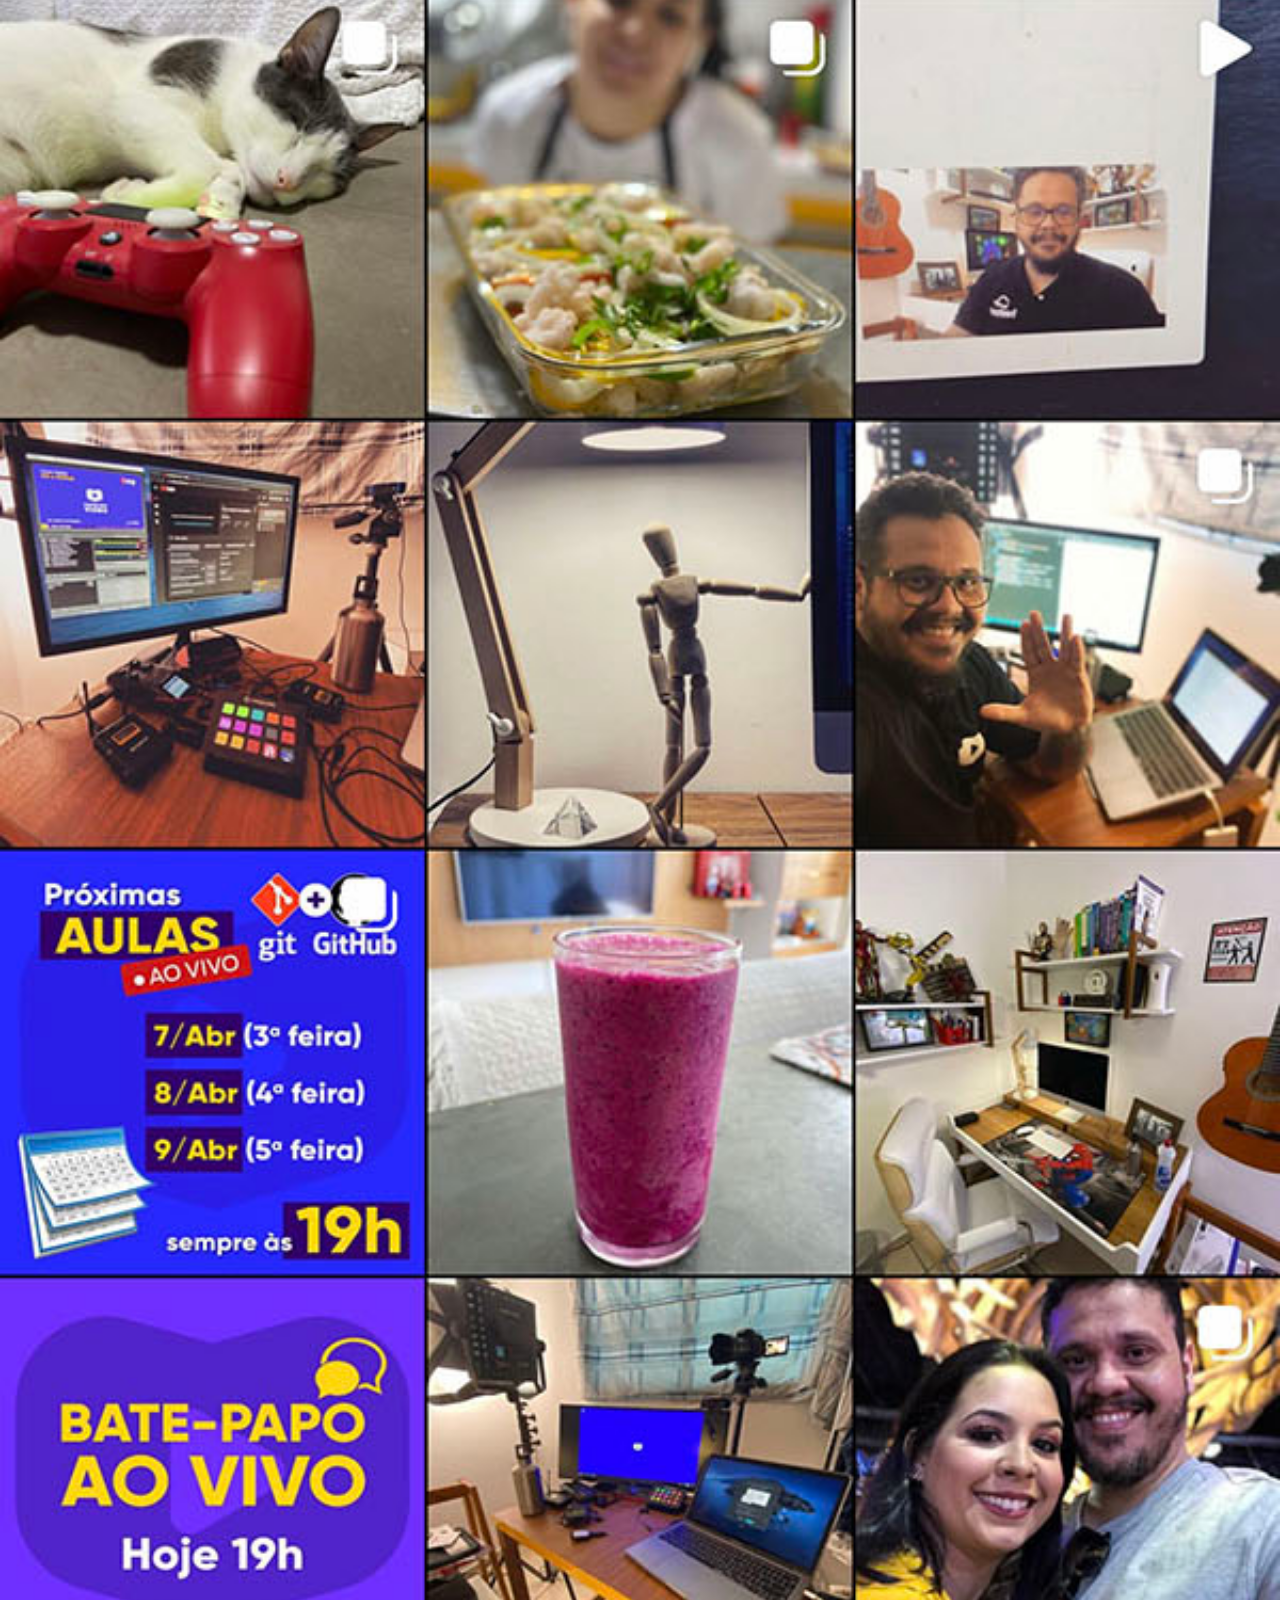
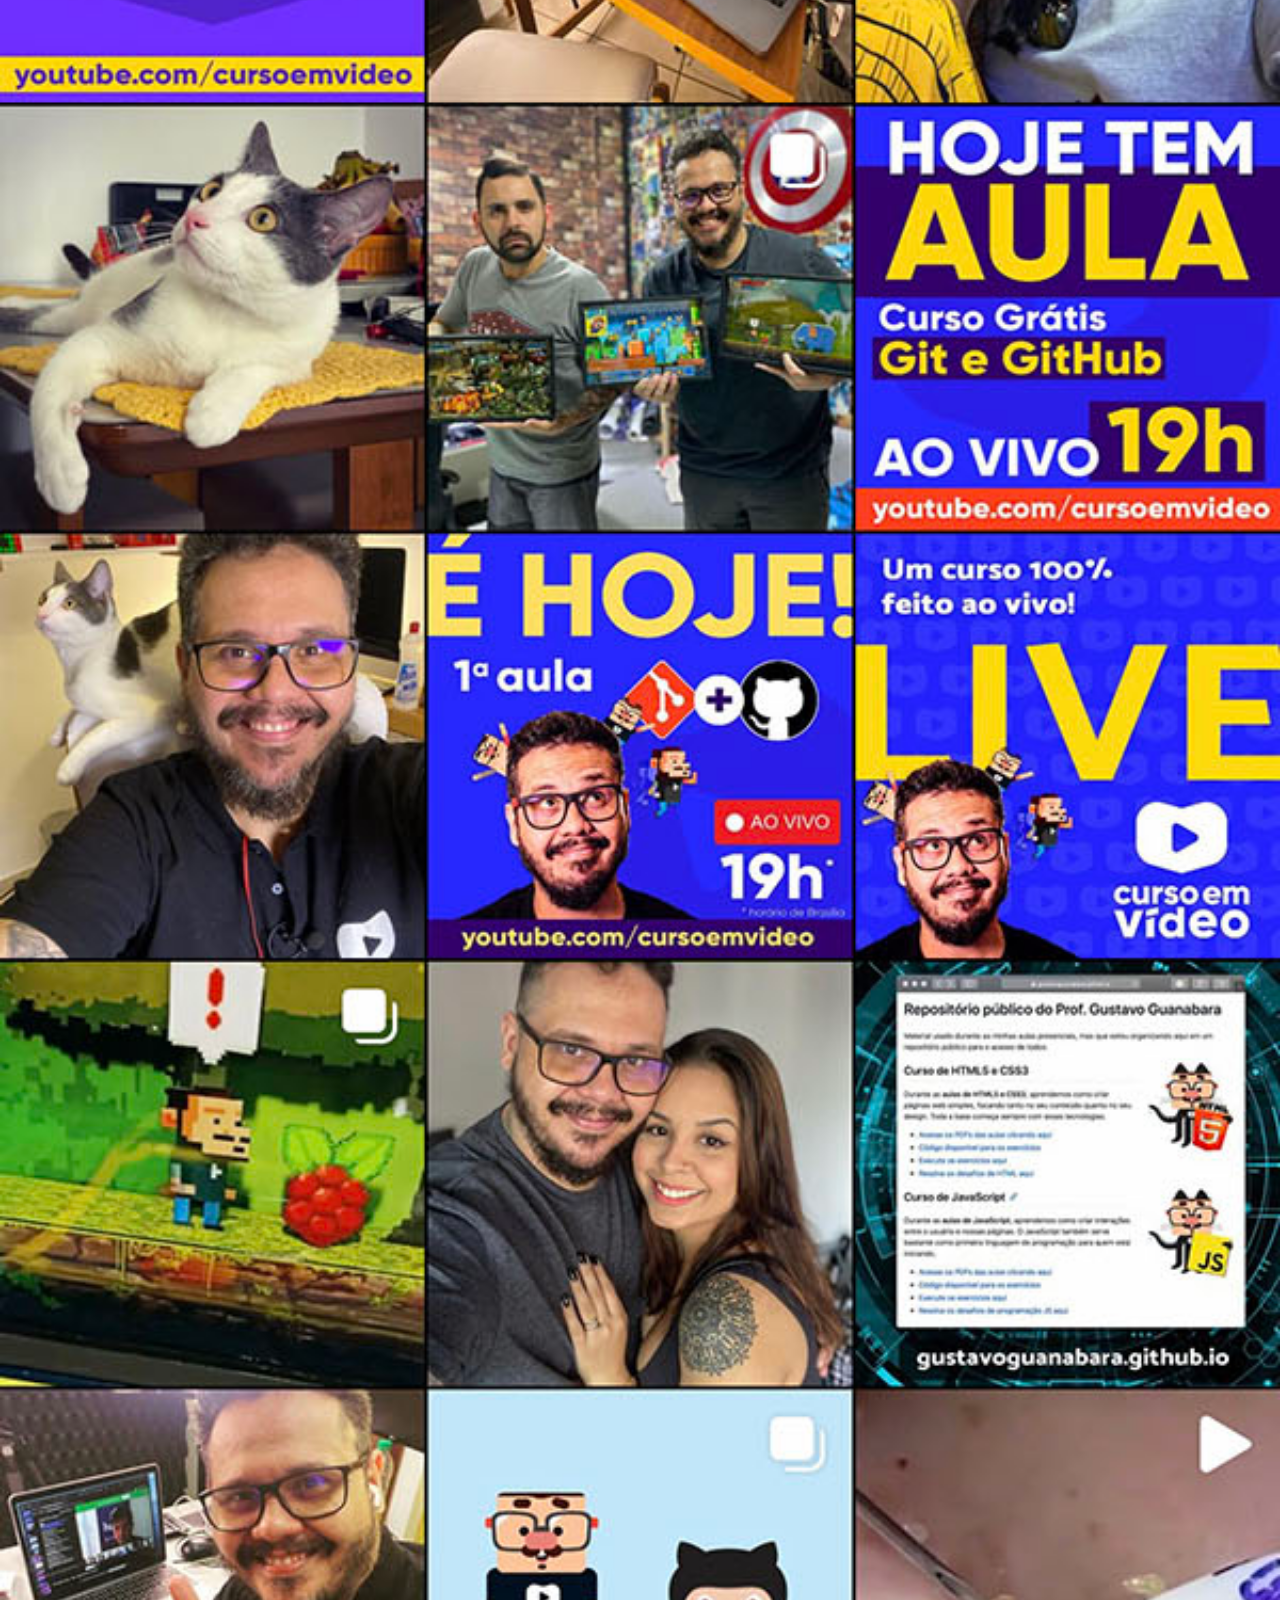
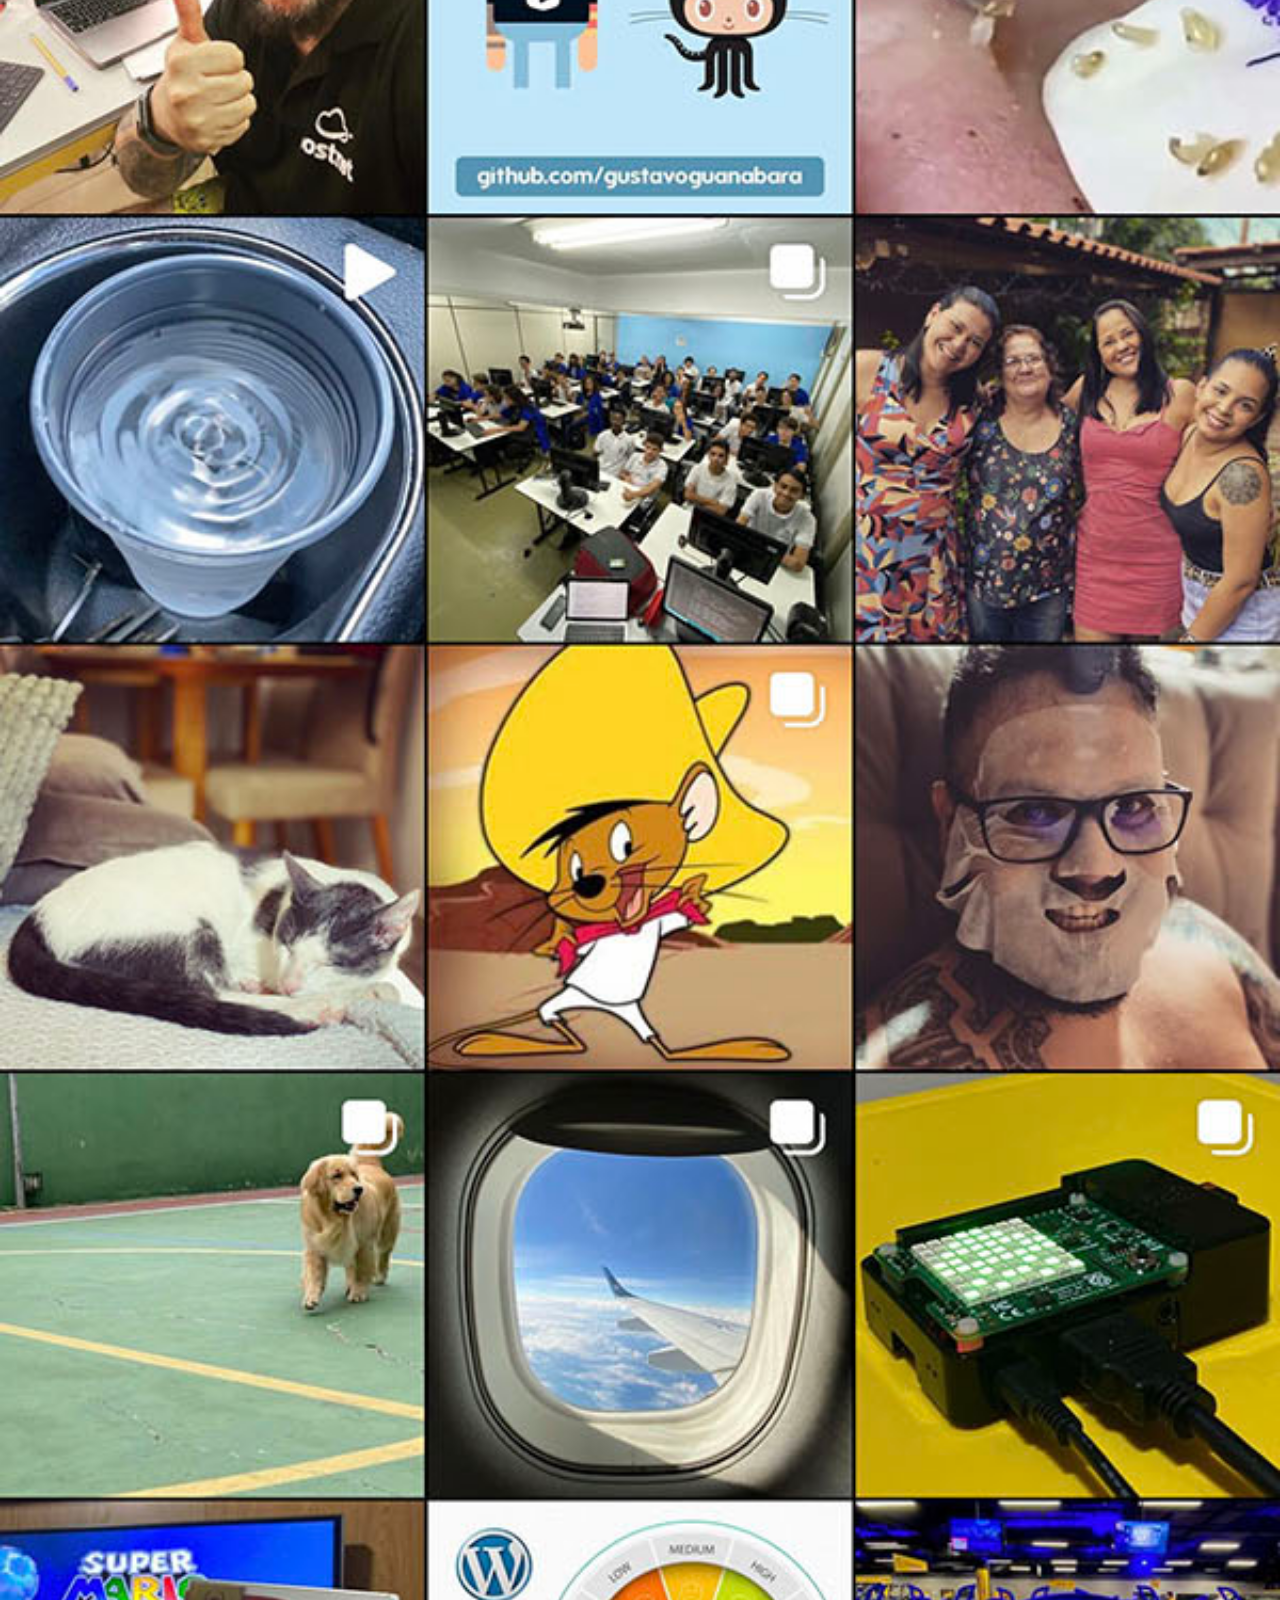
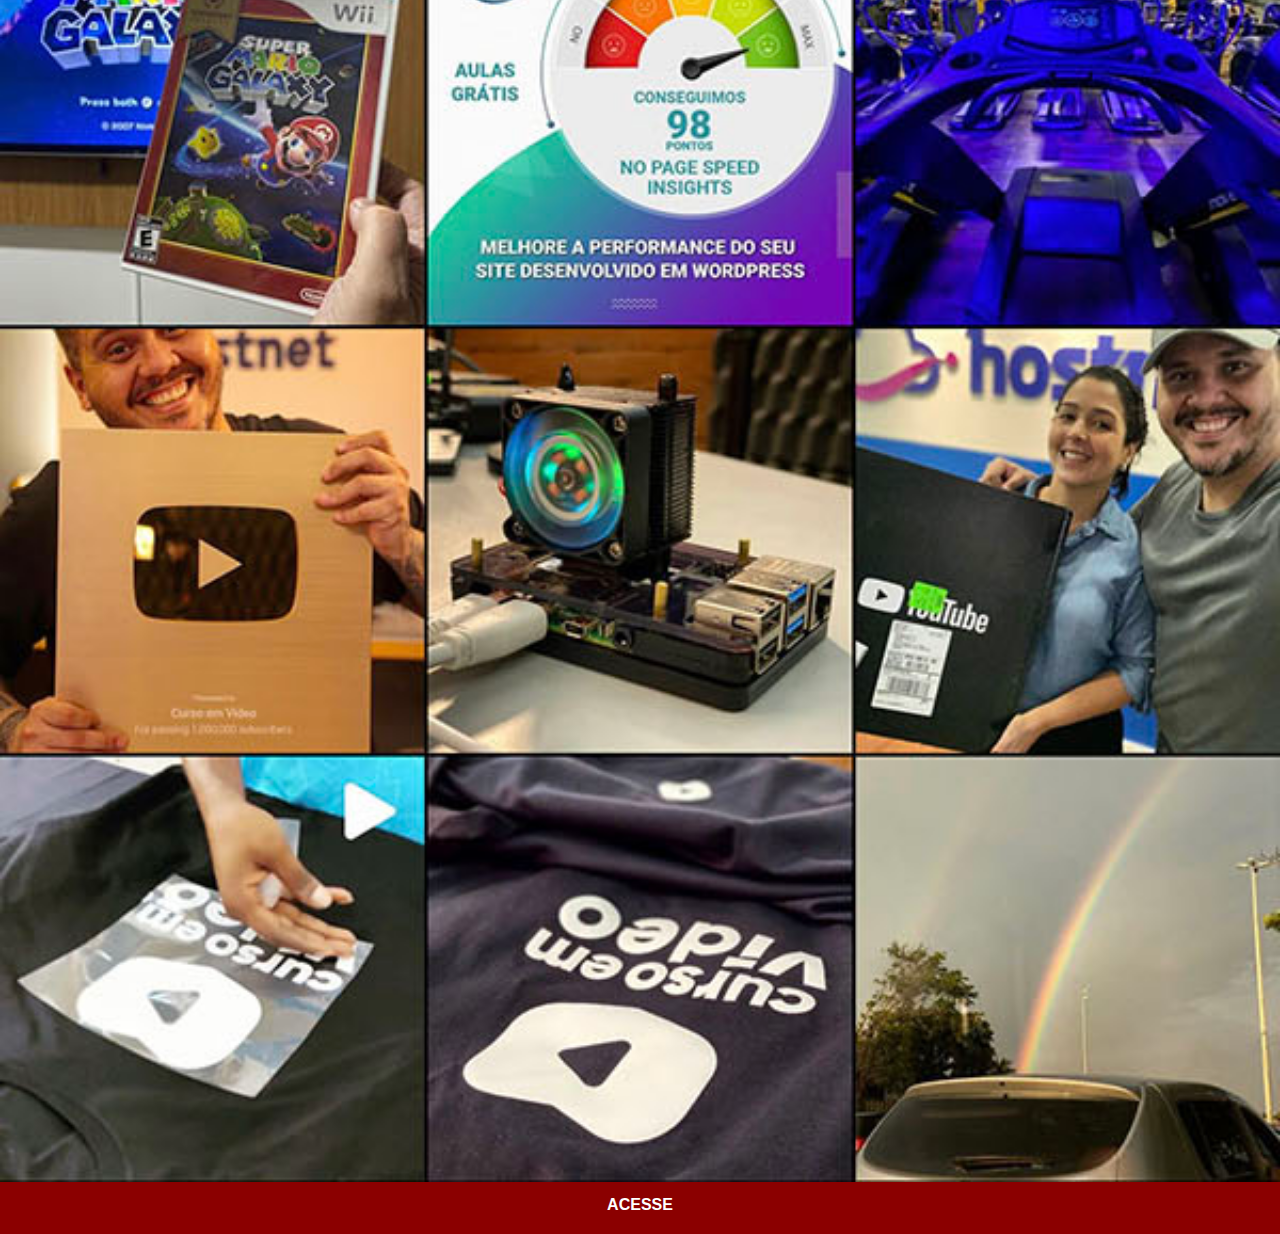
<file: instagram.html>
<!DOCTYPE html>
<html lang="pt-br">
<head>
    <meta charset="UTF-8">
    <meta name="viewport" content="width=device-width, initial-scale=1.0">
    <title>Instagram</title>
    <link rel="stylesheet" href="estilos/social.css">
</head>
<body>
    <img src="estilos/imagens/tela-instagram.jpg" alt="Instagram">
    <a href="https://www.instagram.com/cursoemvideo/" target="_blank">ACESSE</a>
</body>
</html>
</file>
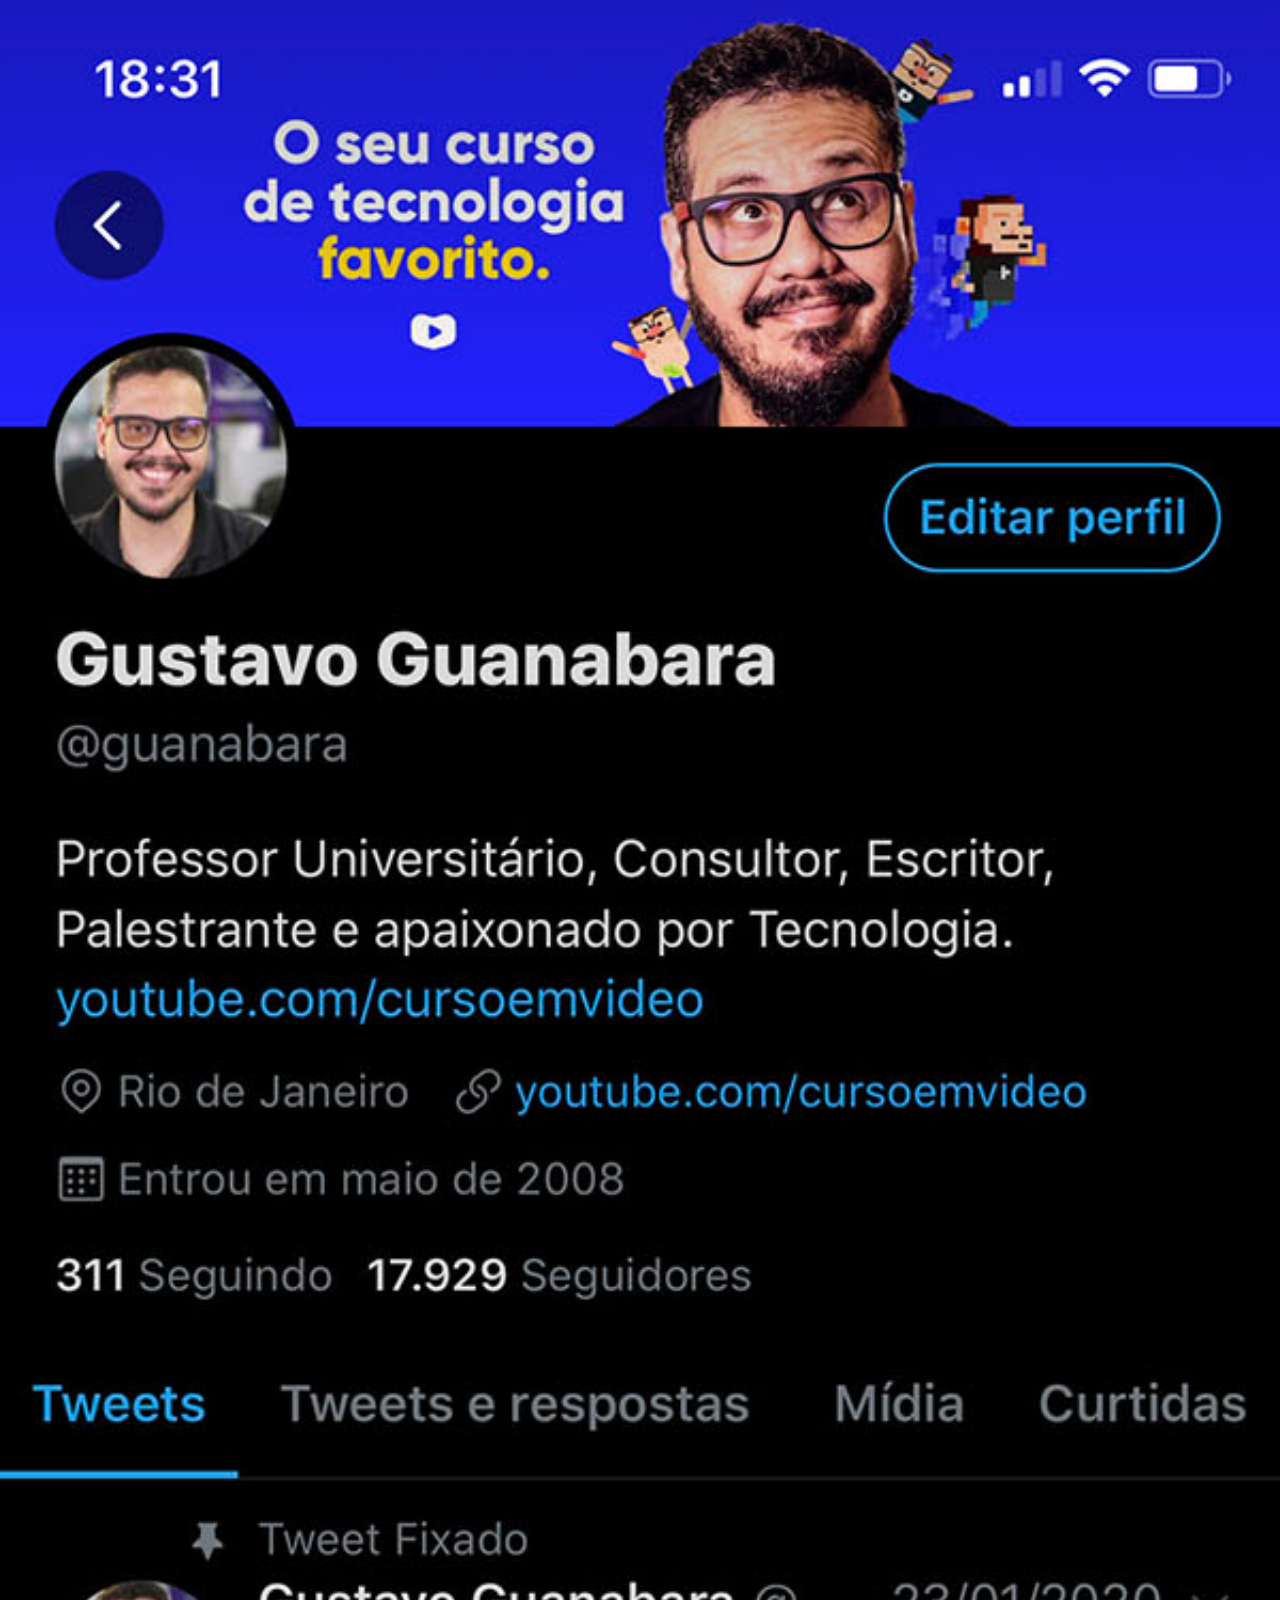
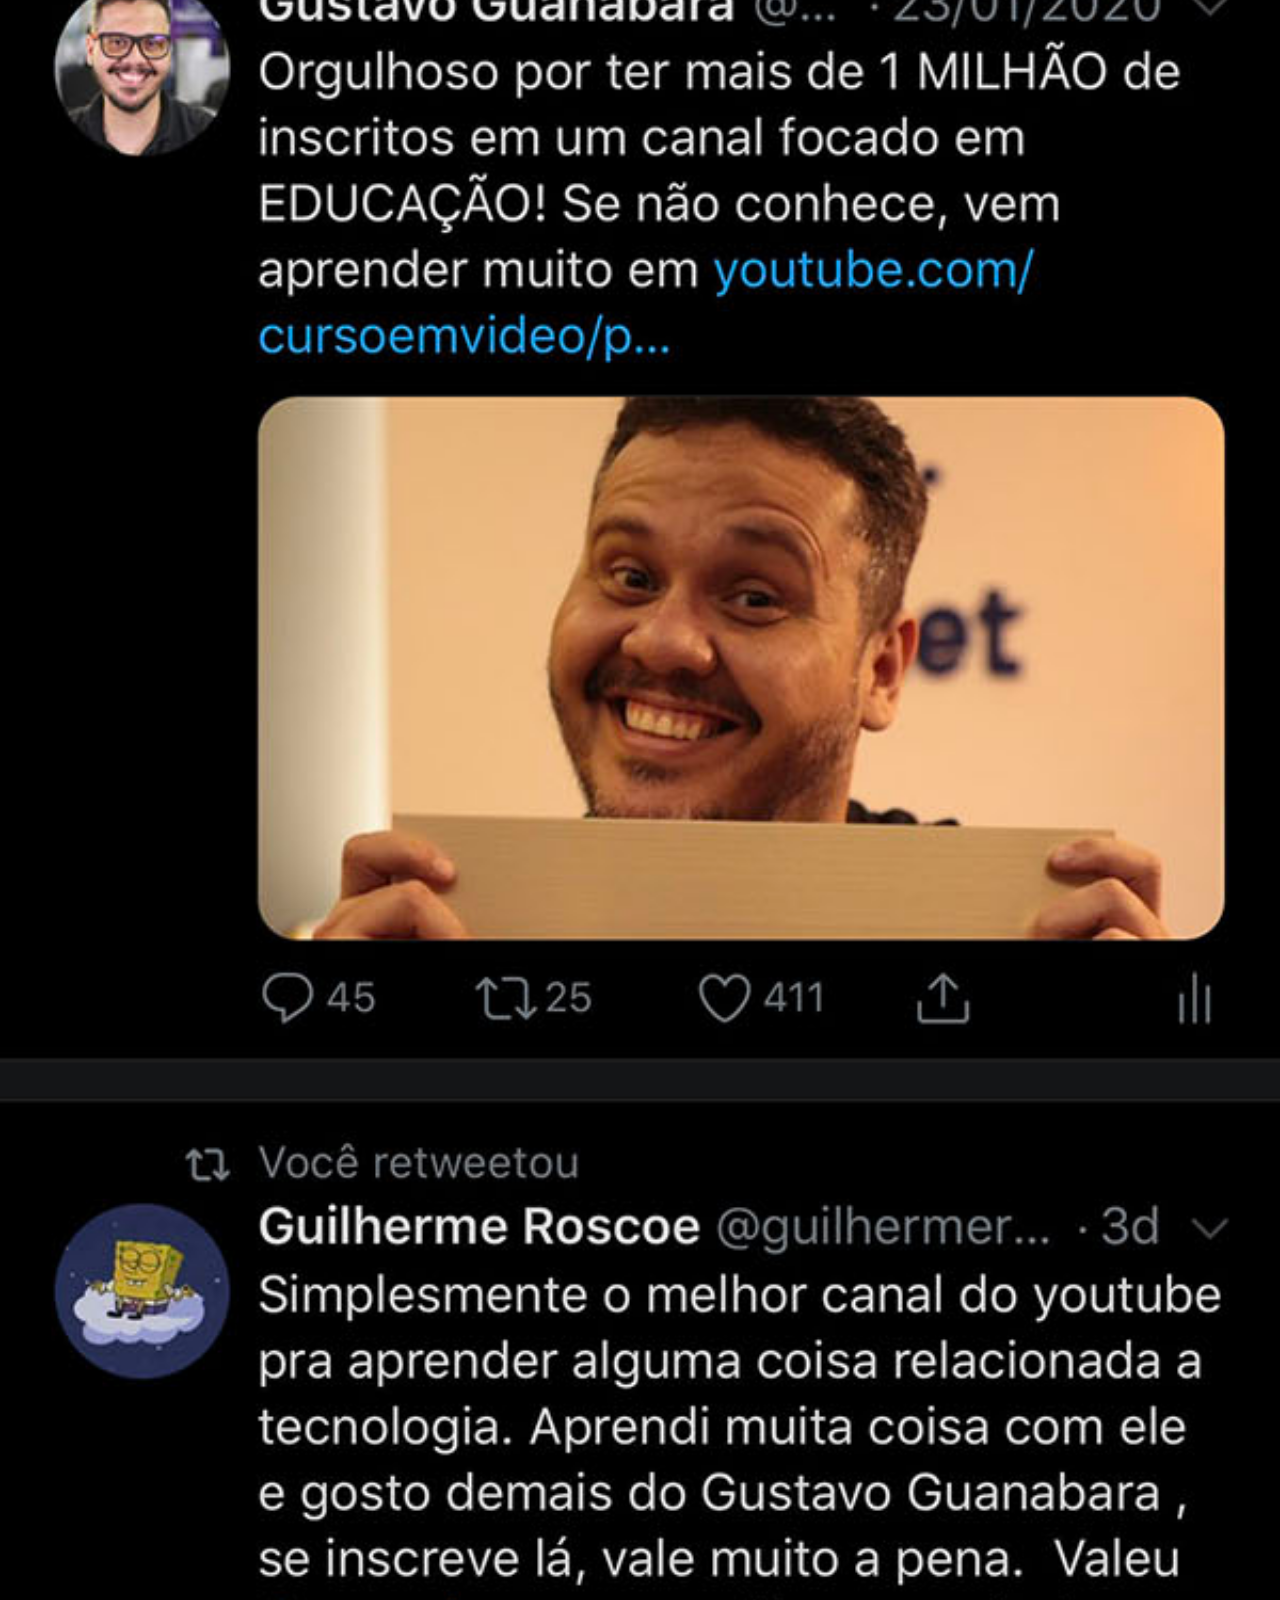
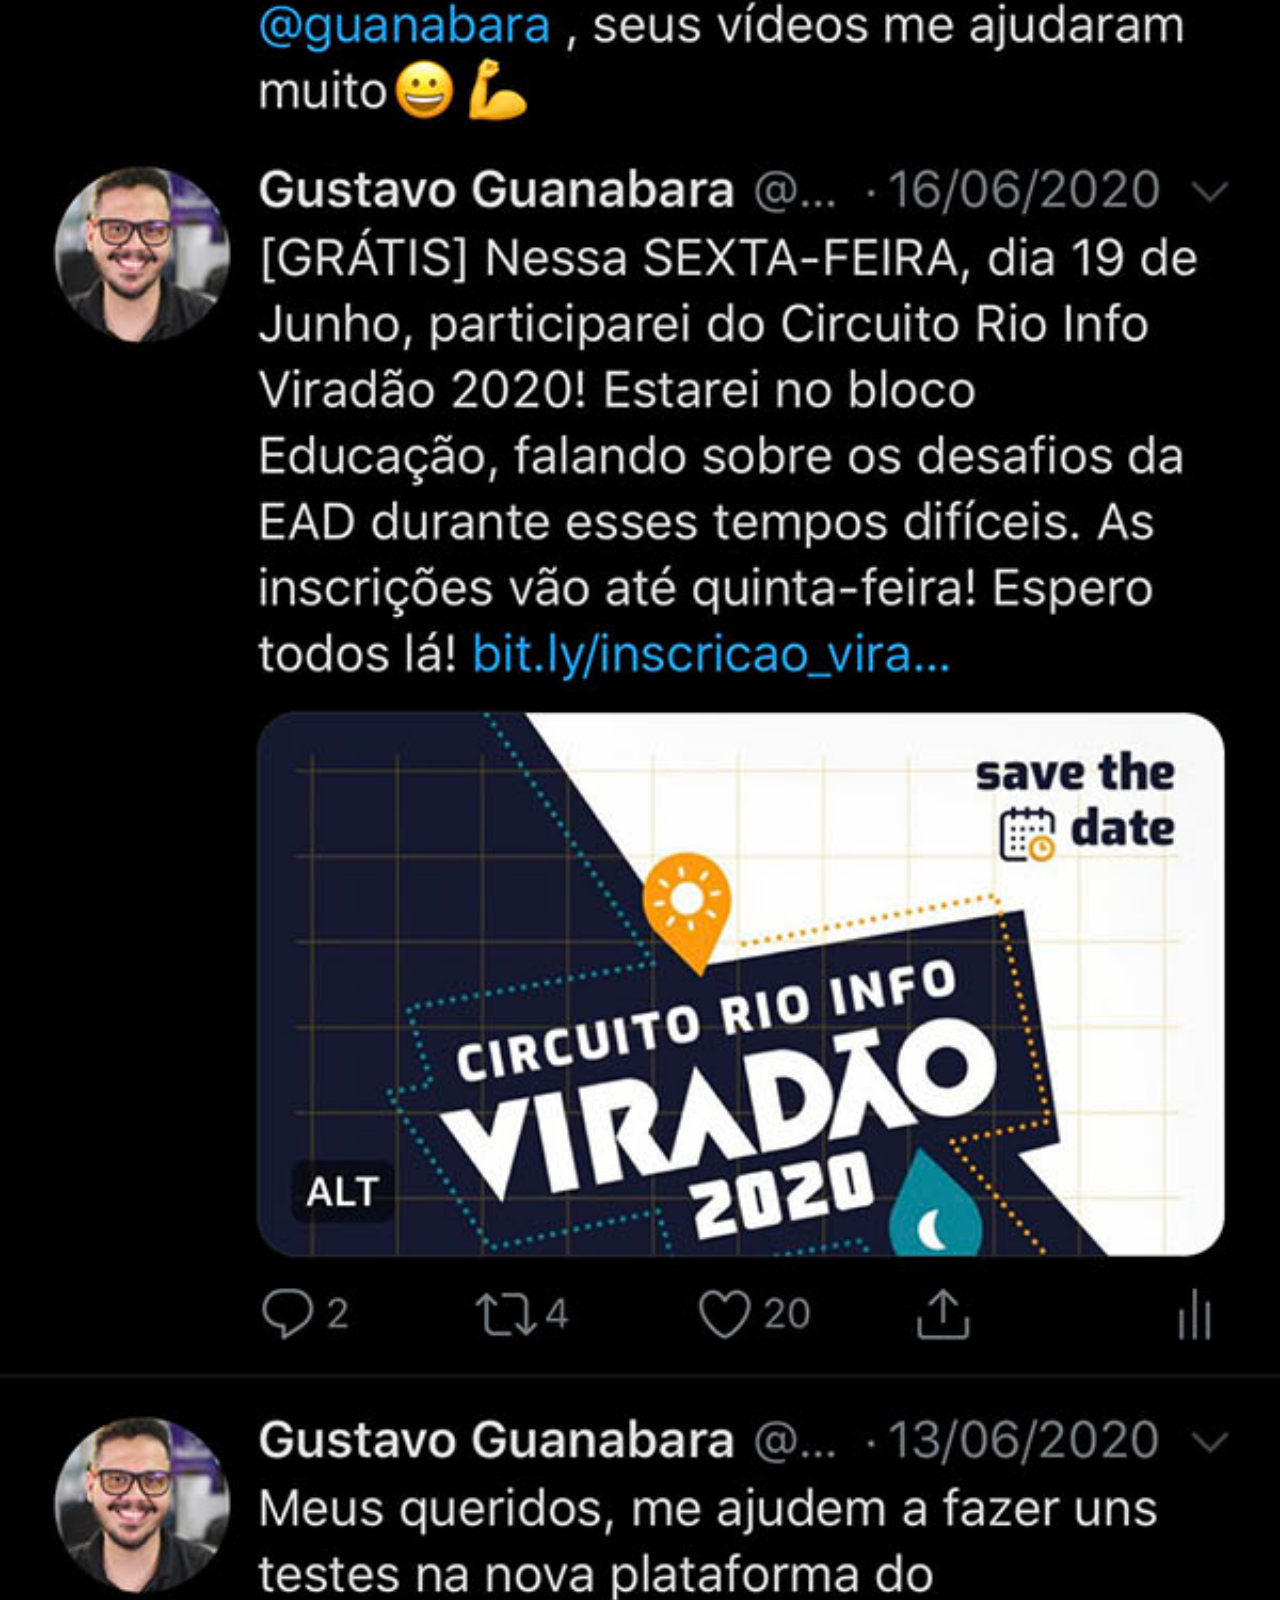
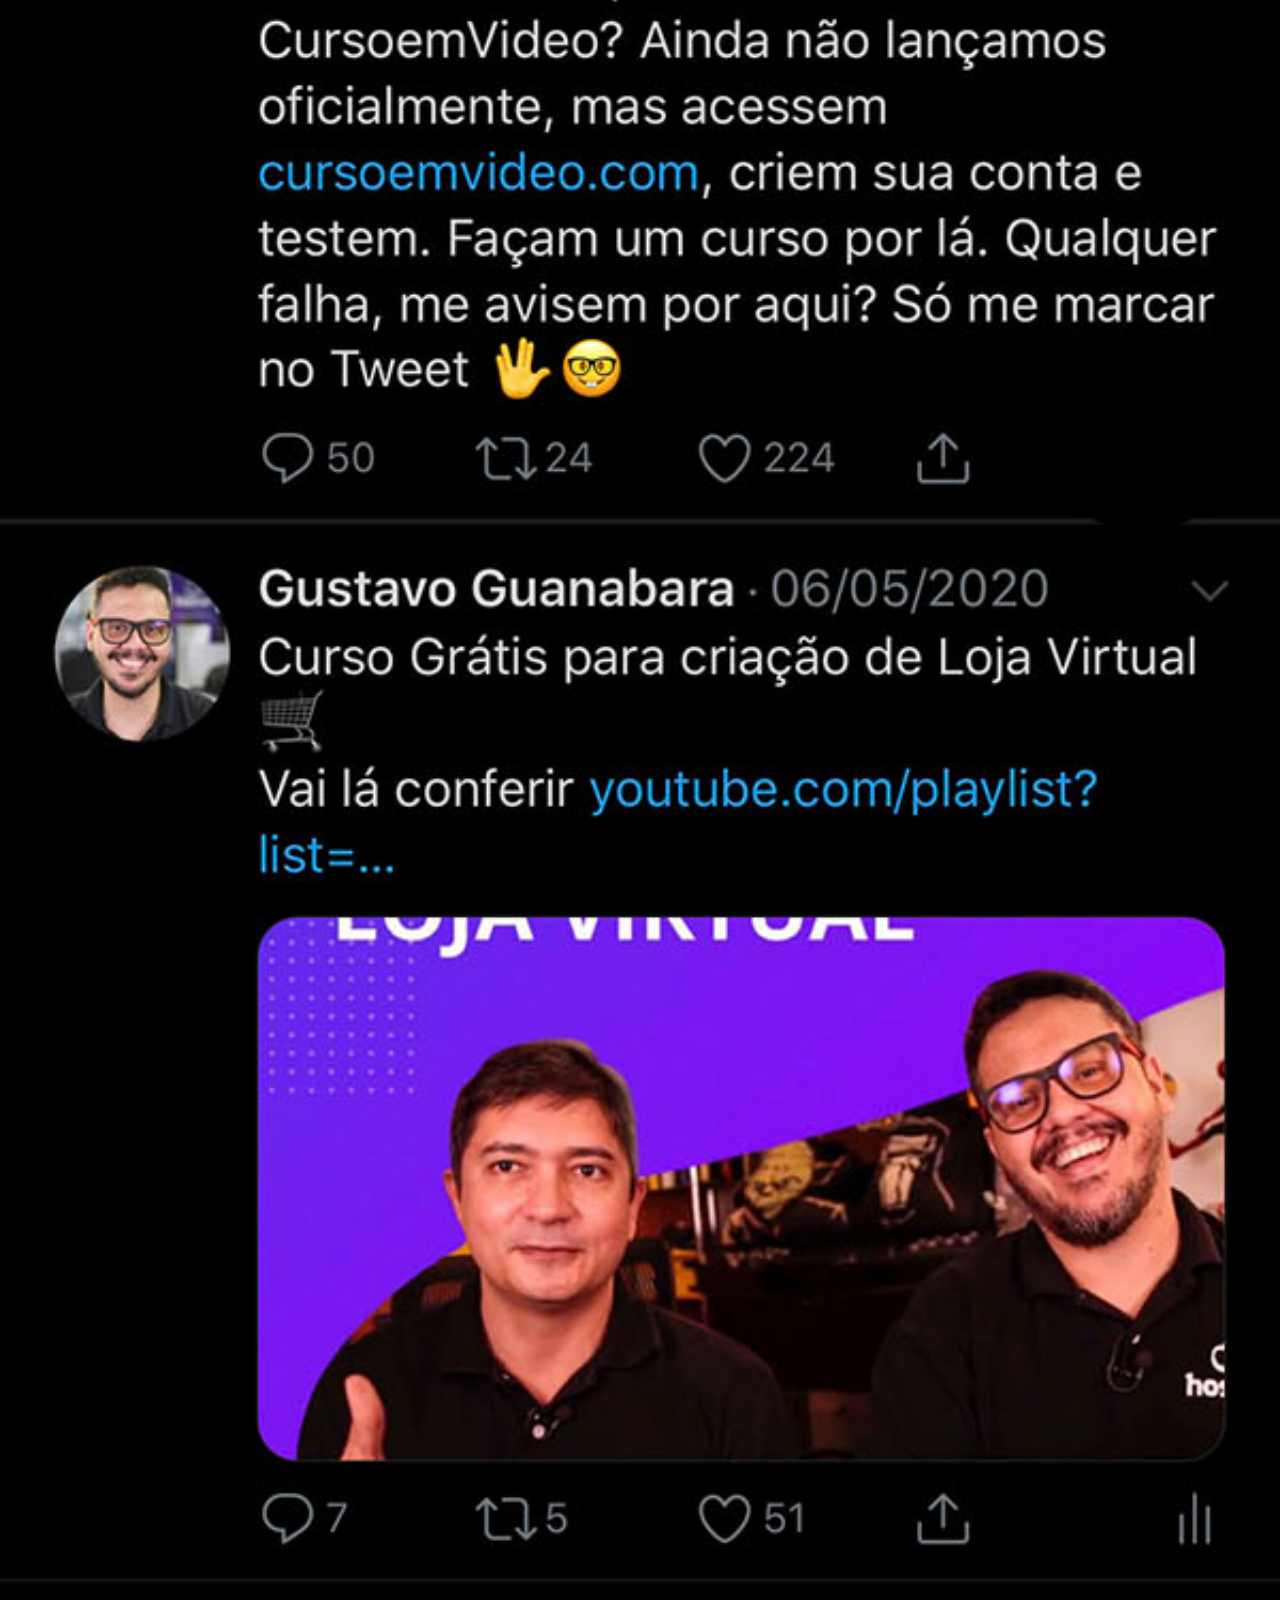
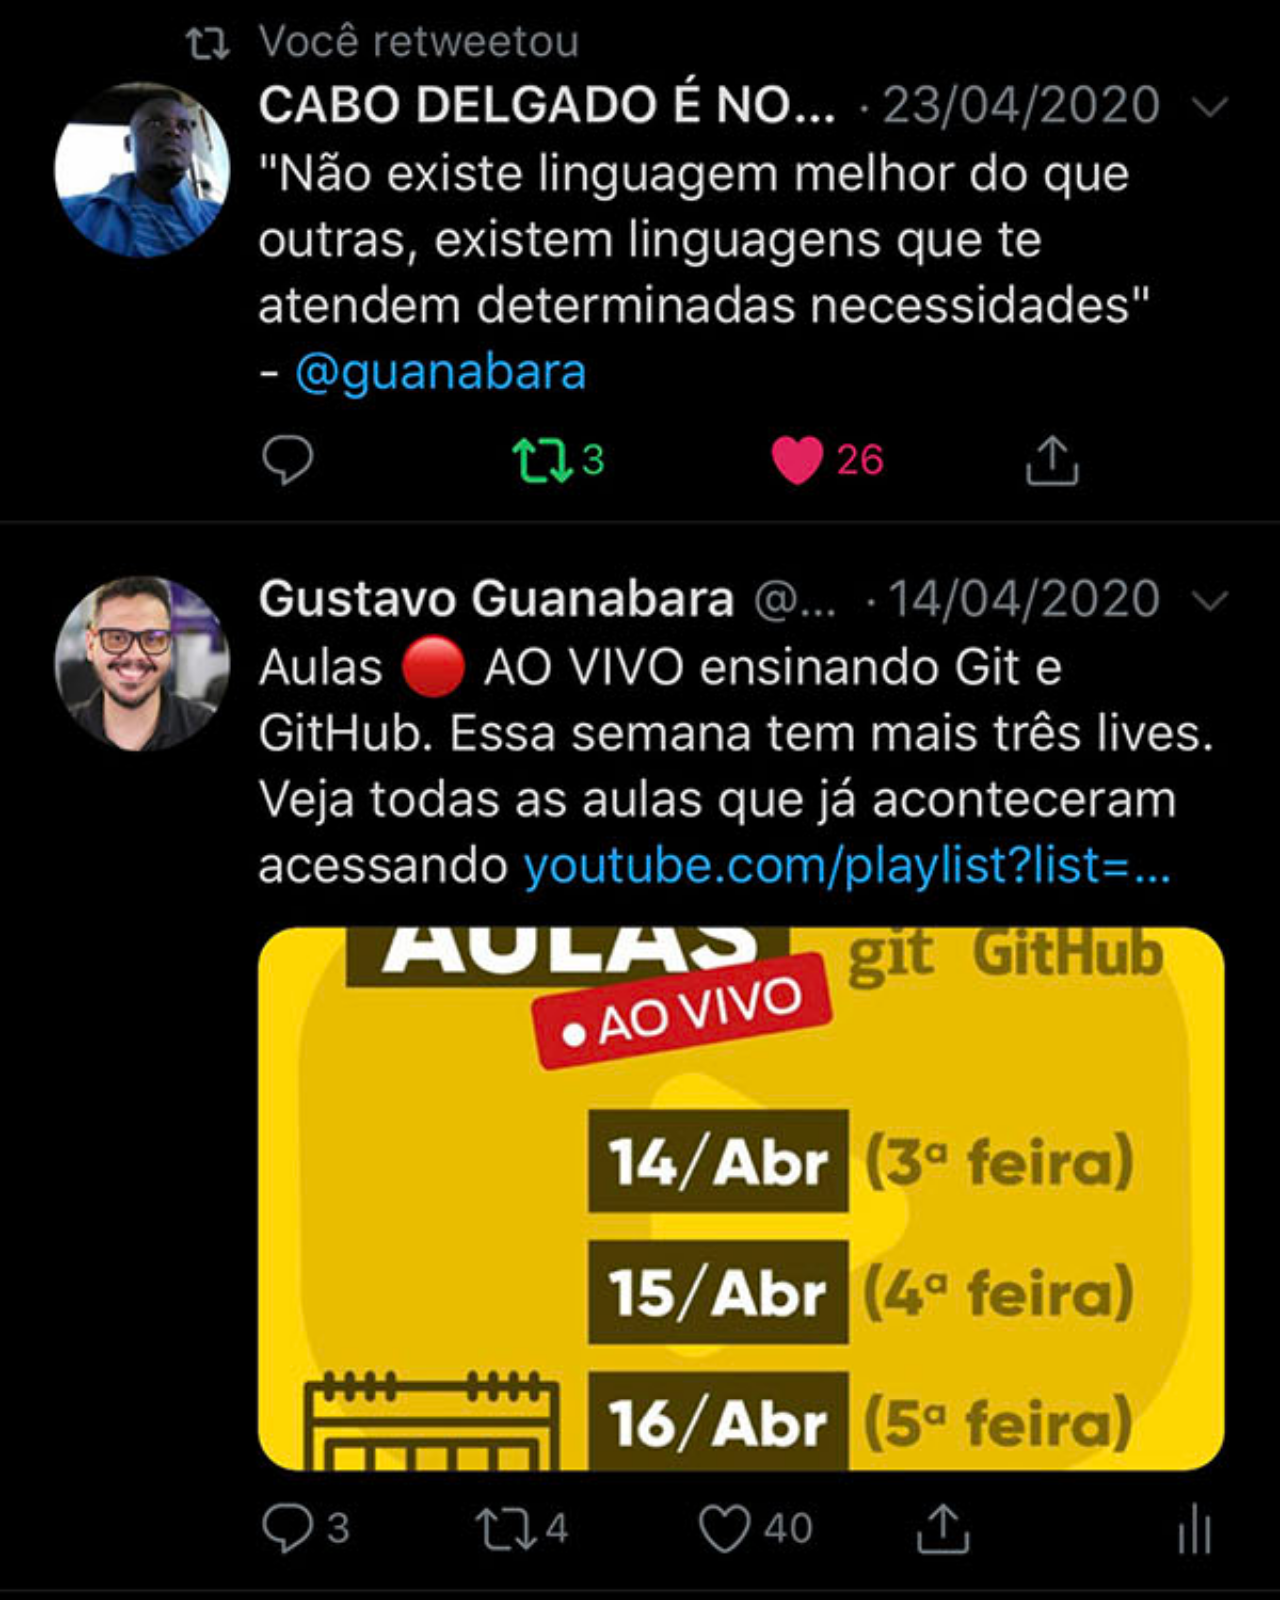
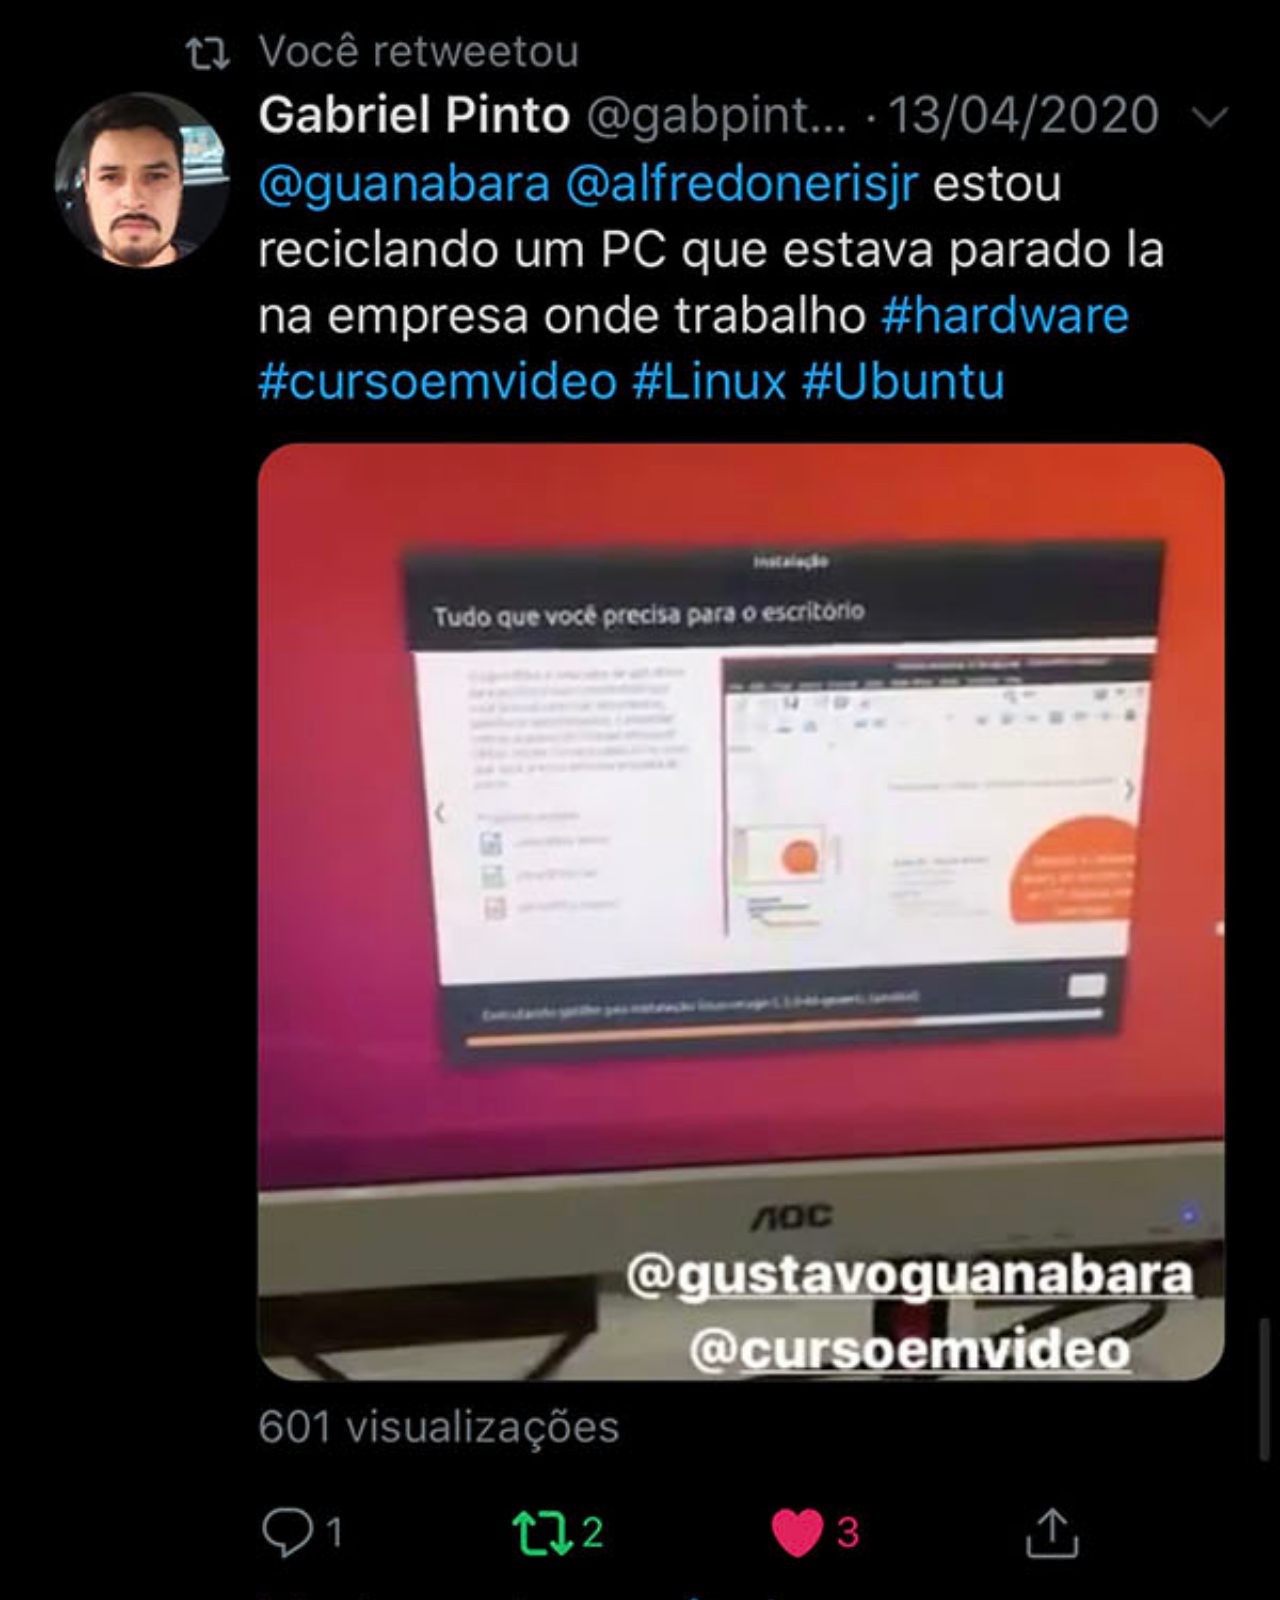
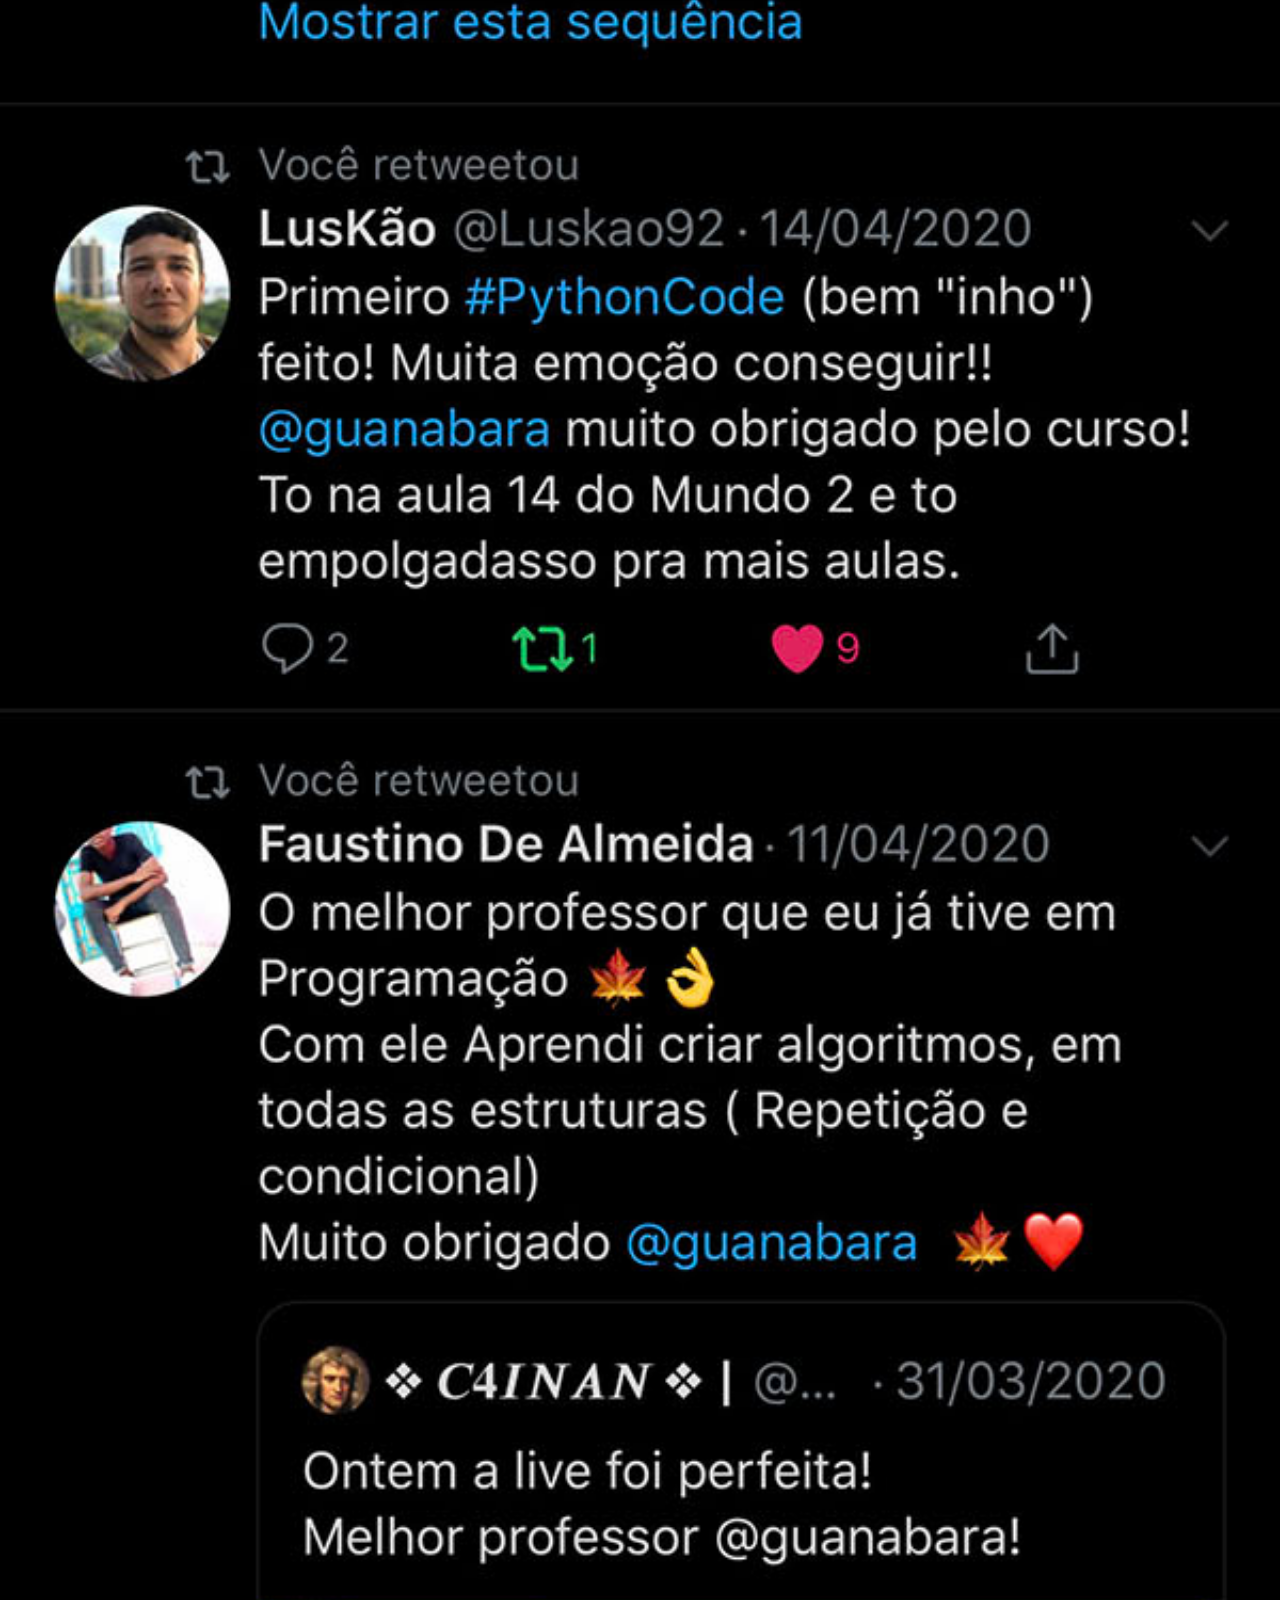
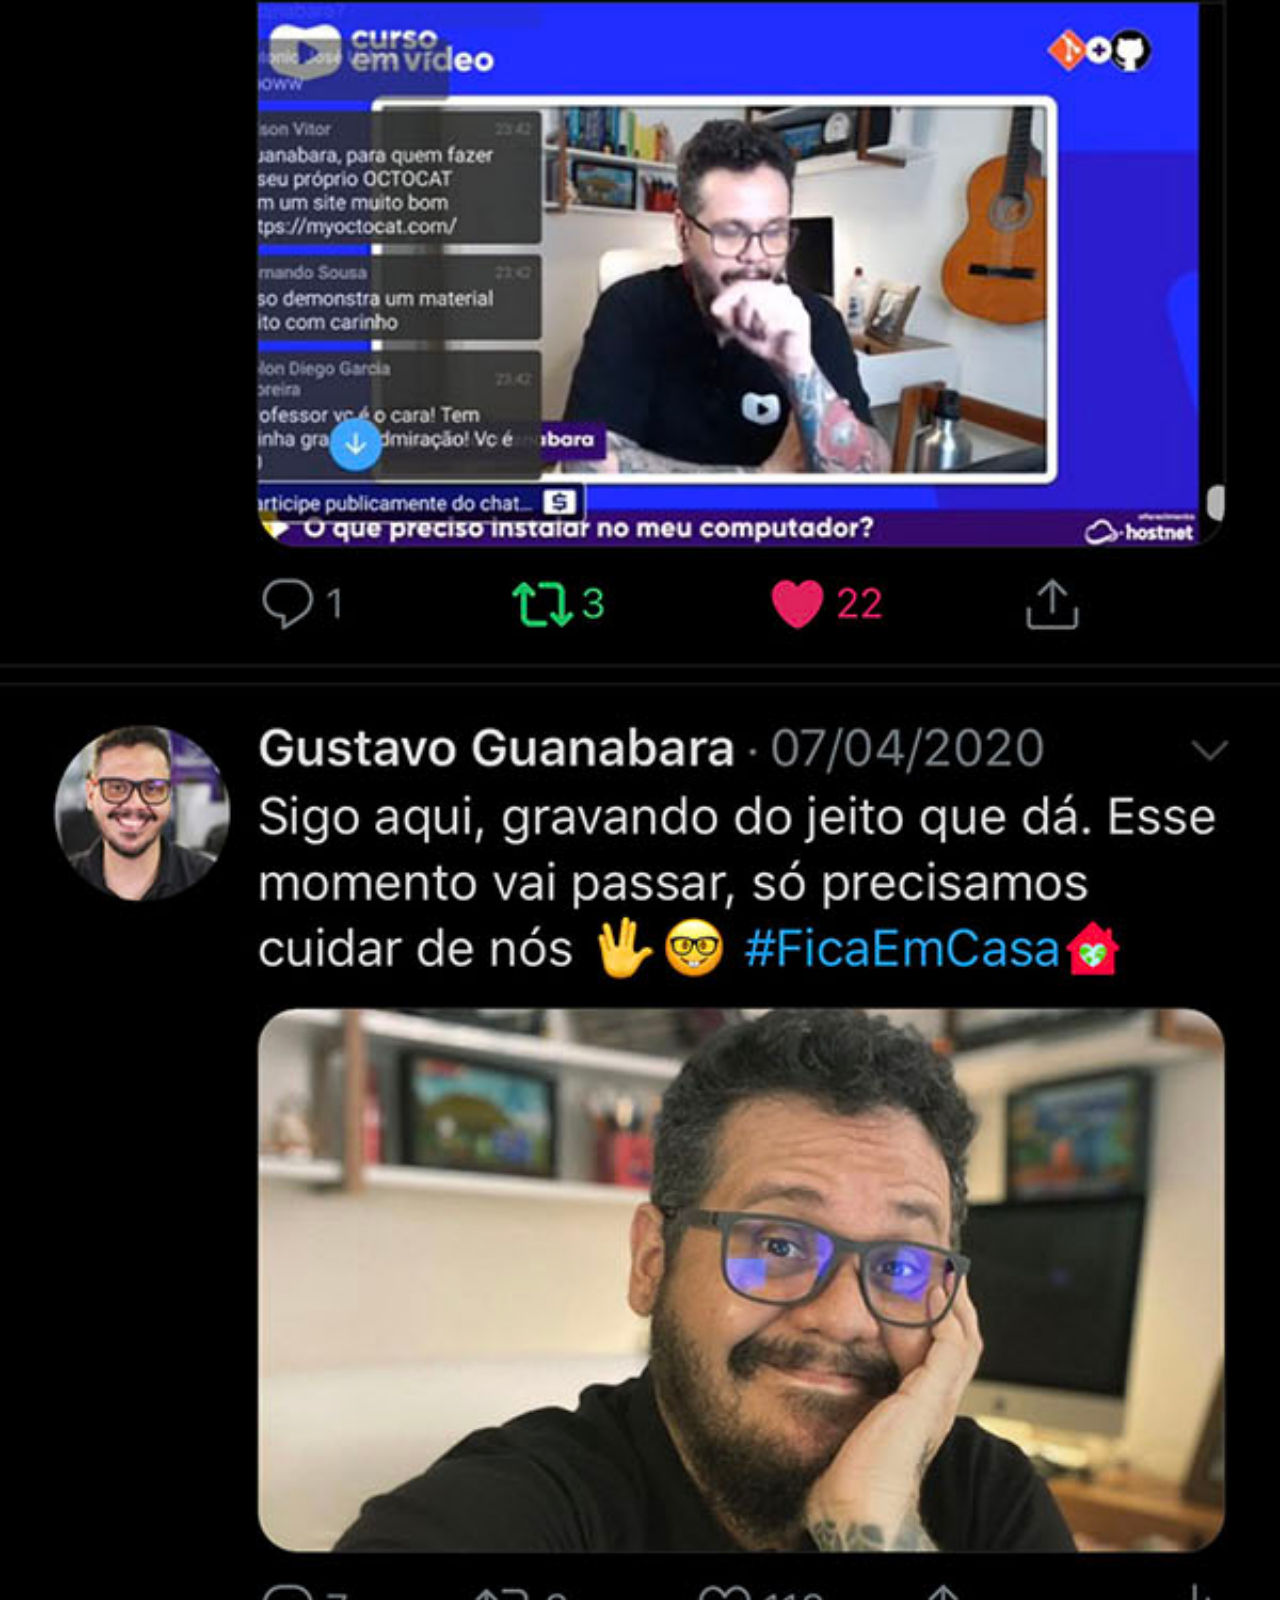
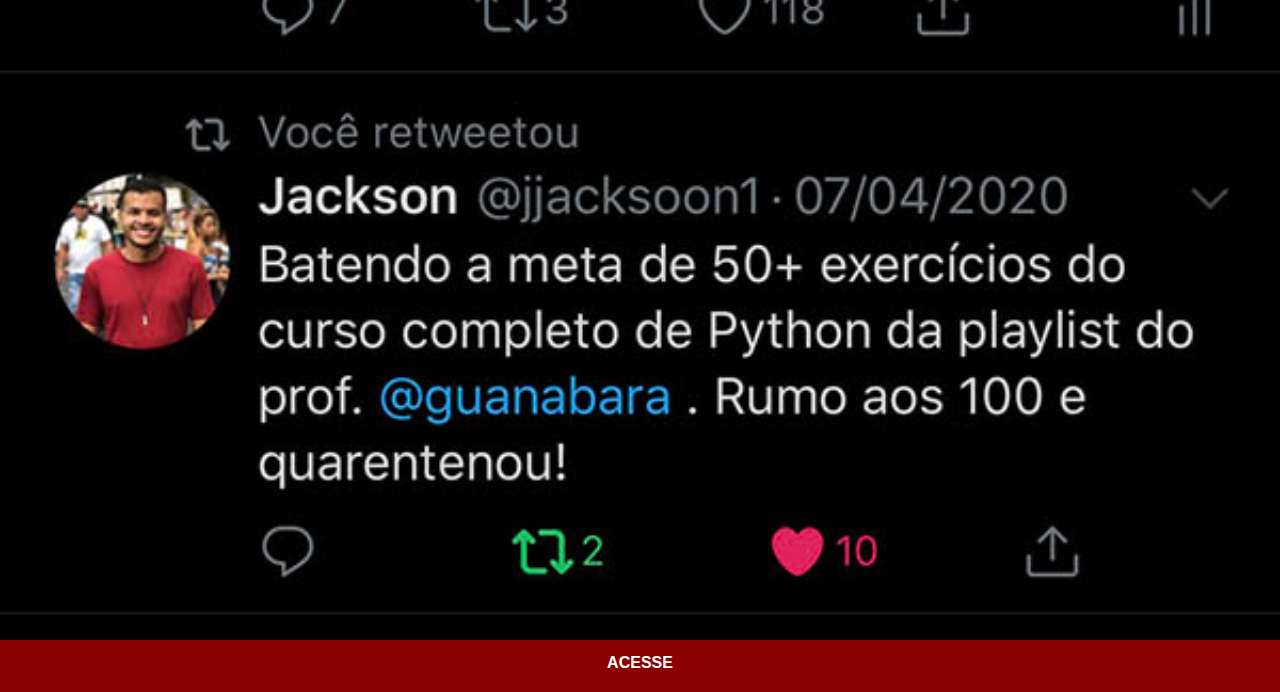
<file: twitter.html>
<!DOCTYPE html>
<html lang="pt-br">
<head>
    <meta charset="UTF-8">
    <meta name="viewport" content="width=device-width, initial-scale=1.0">
    <title>Twitter</title>
    <link rel="stylesheet" href="estilos/social.css">
</head>
<body>
    <img src="estilos/imagens/tela-twitter.jpg" alt="Twitter">
    <a href="https://x.com/cursosemvideo" target="_blank">ACESSE</a>
</body>
</html>
</file>
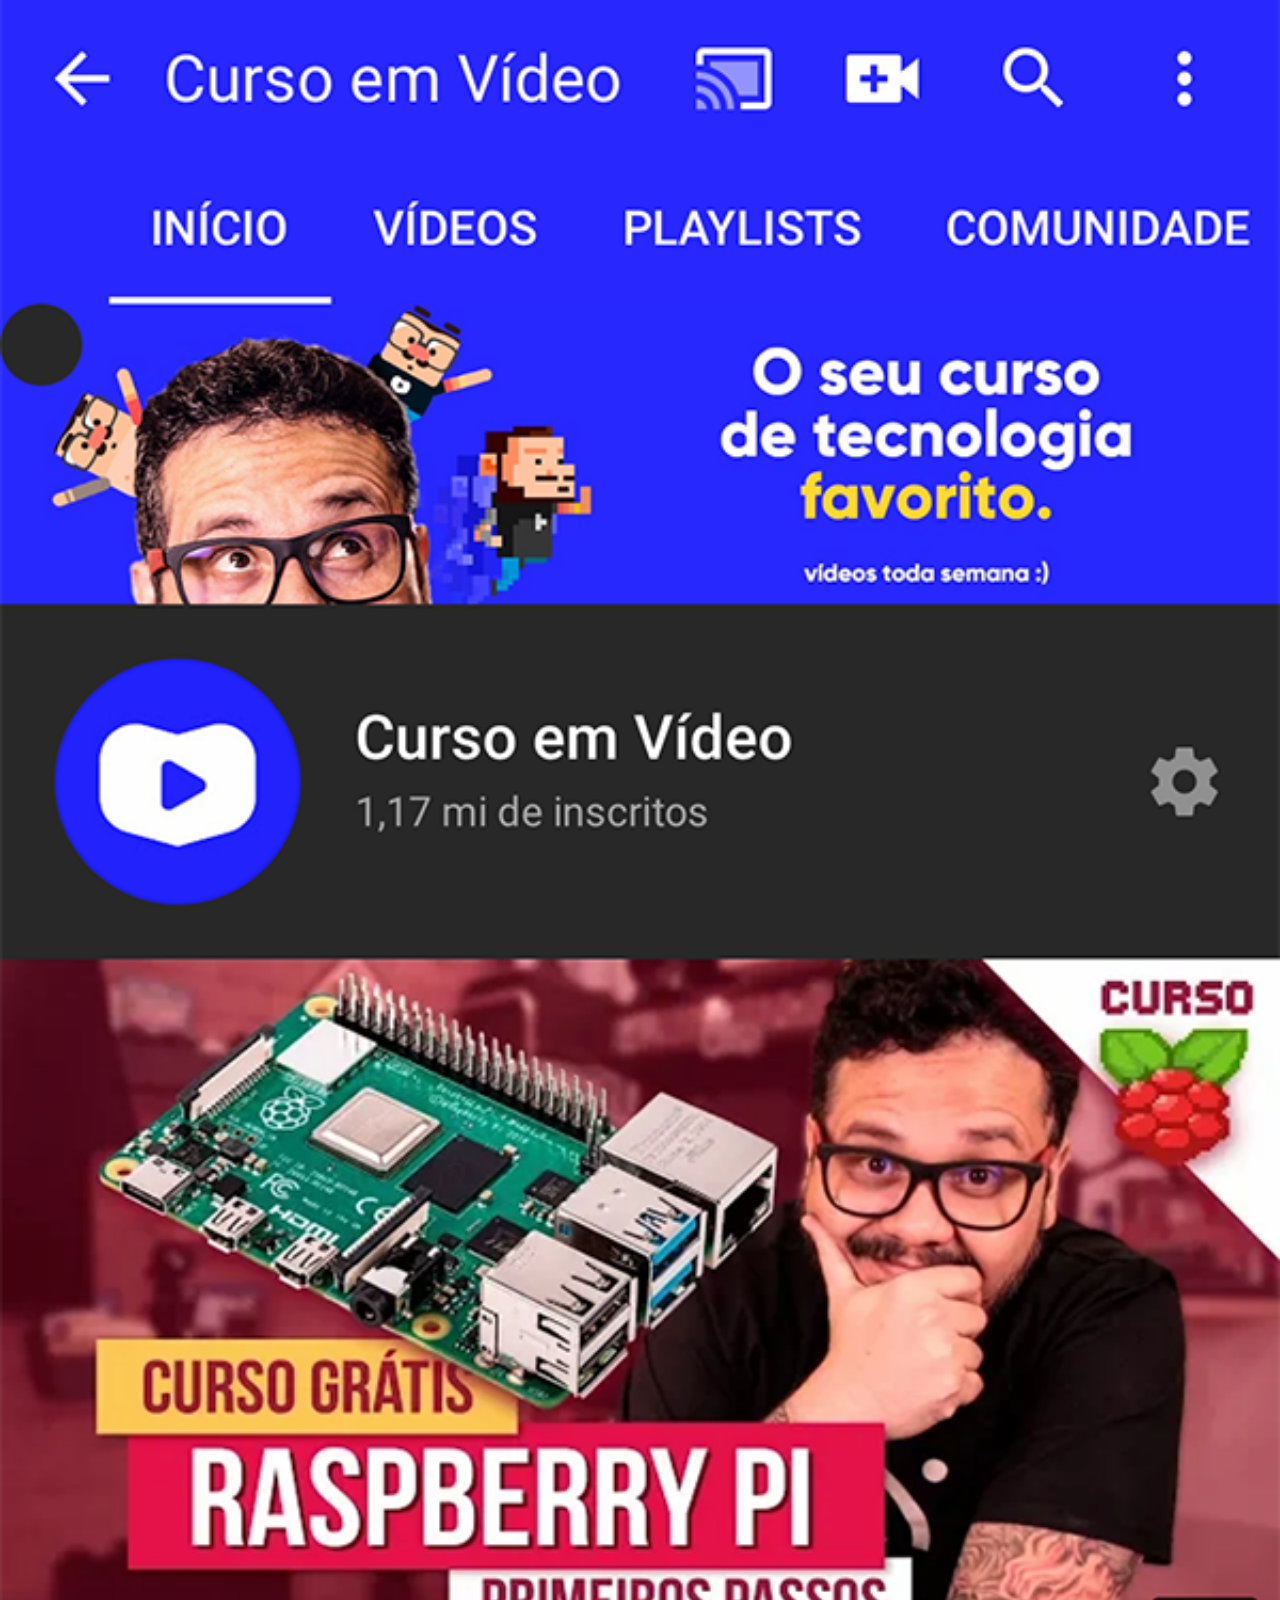
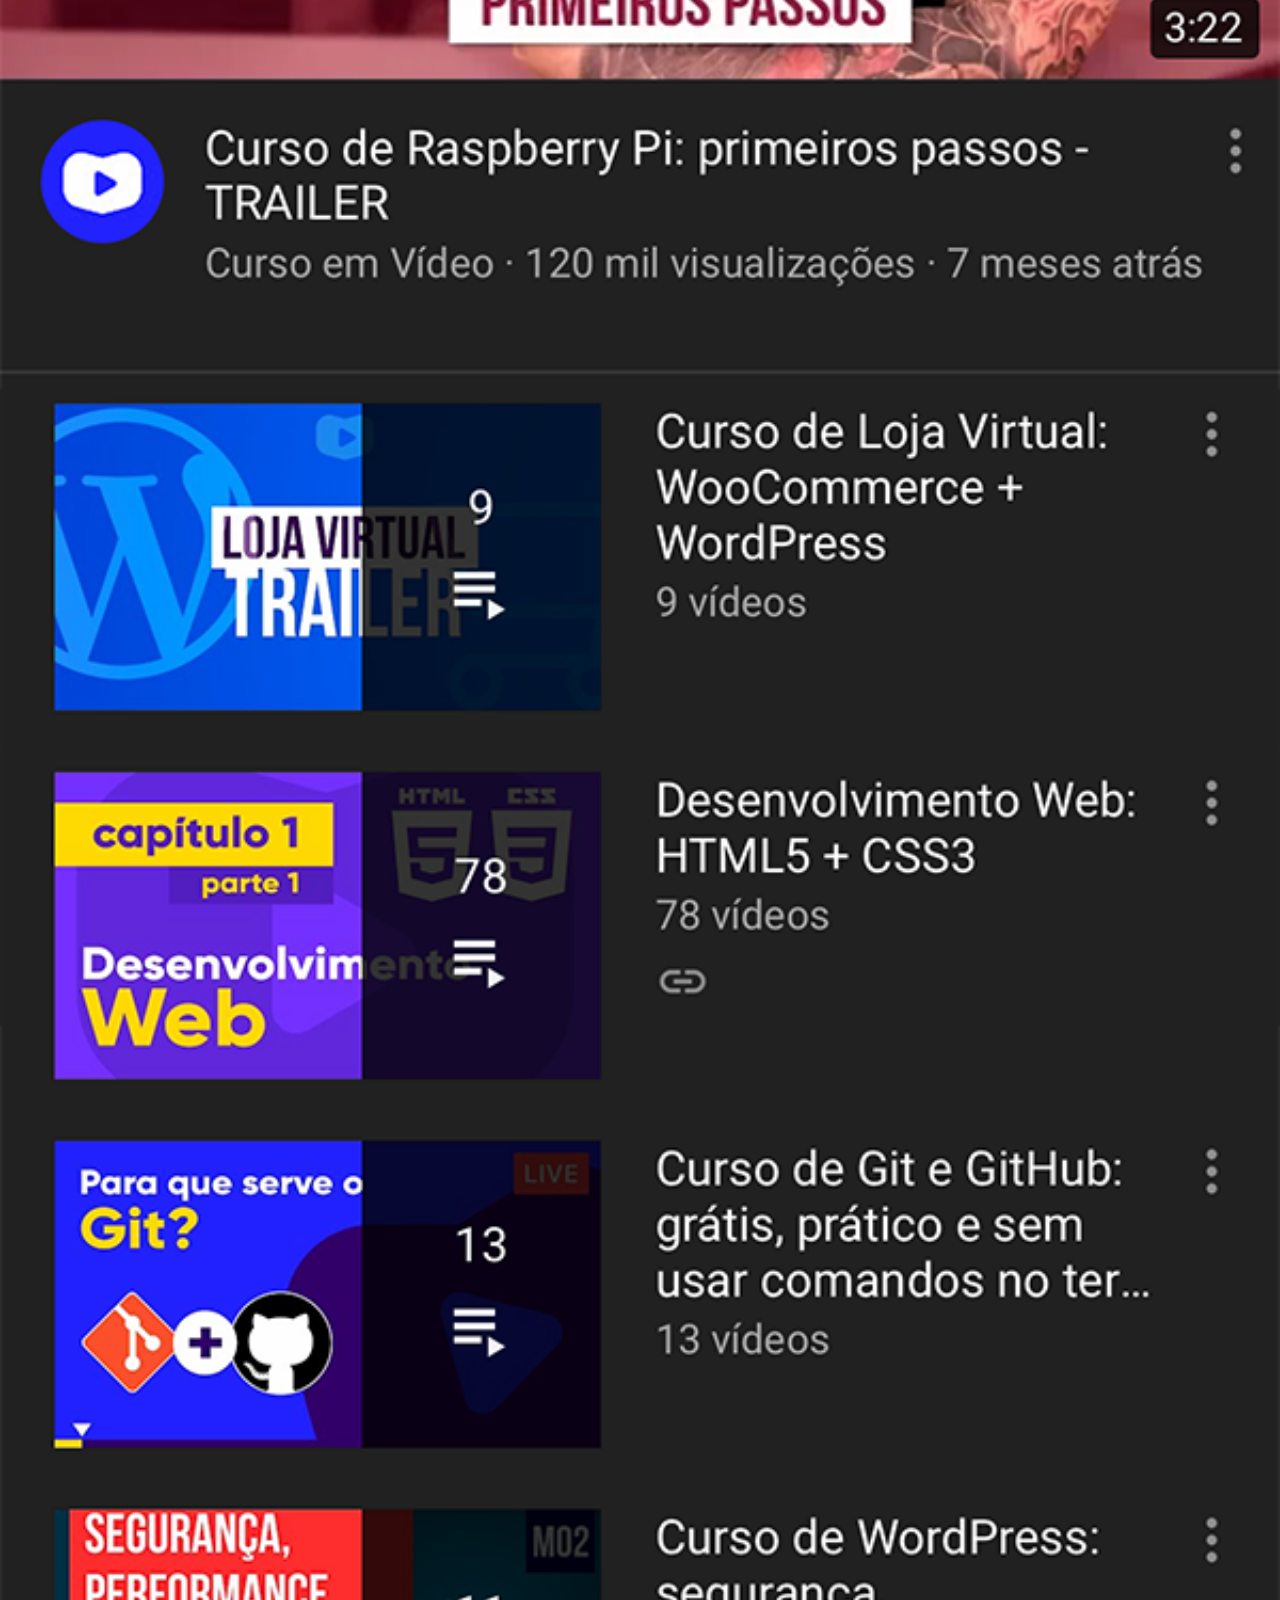
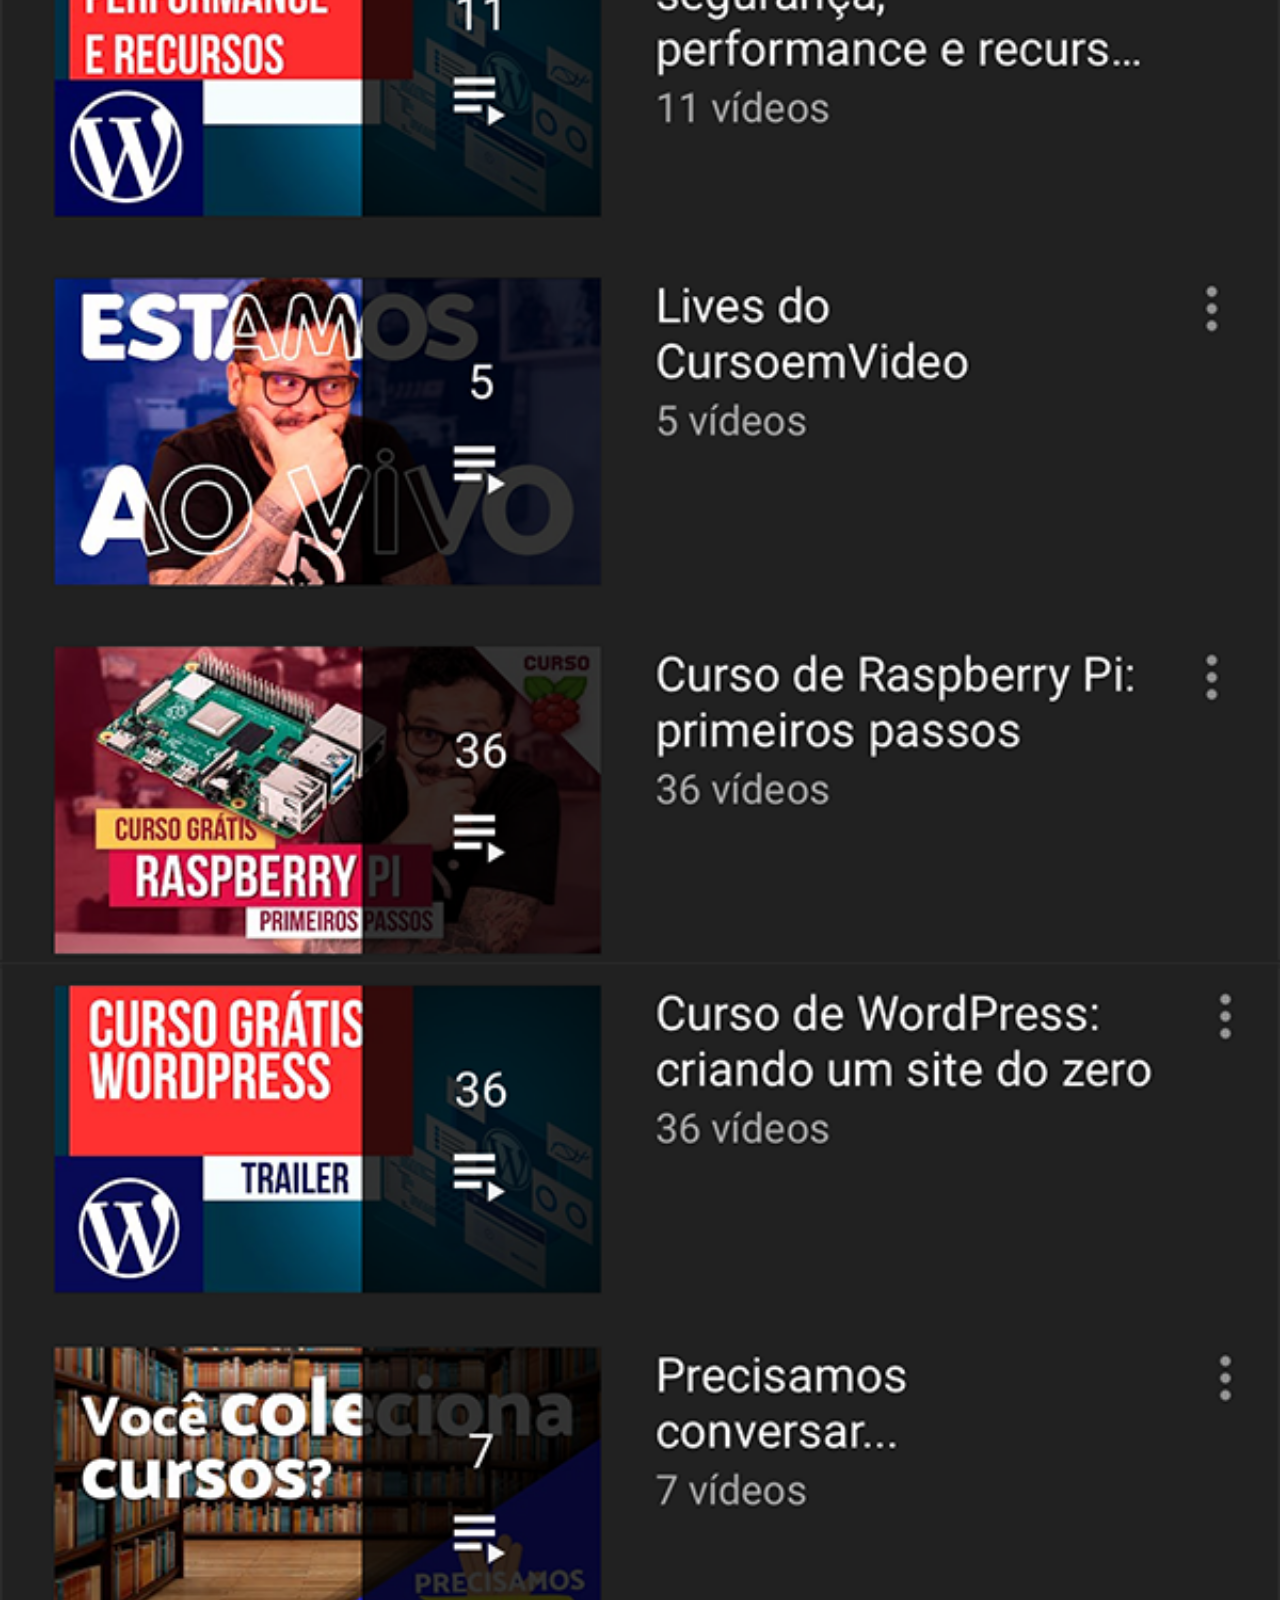
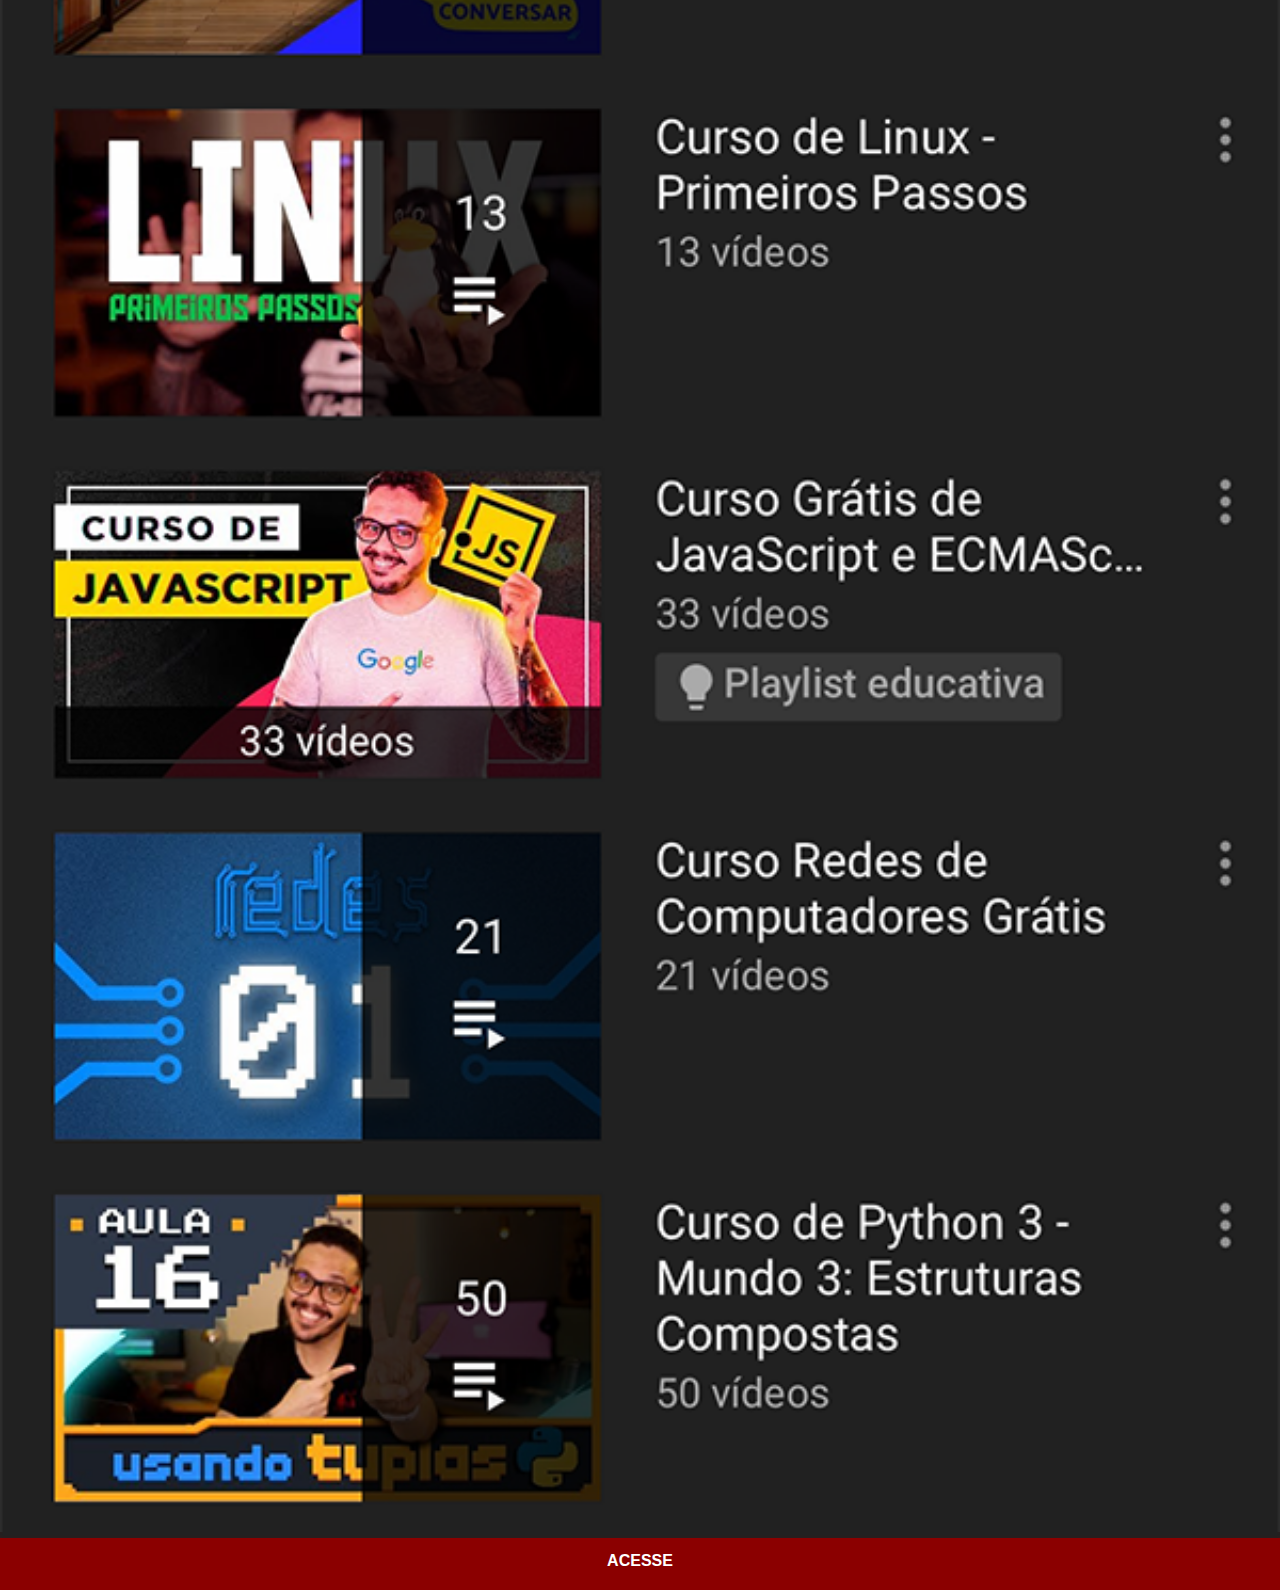
<file: youtube.html>
<!DOCTYPE html>
<html lang="pt-br">
<head>
    <meta charset="UTF-8">
    <meta name="viewport" content="width=device-width, initial-scale=1.0">
    <title>Youtube</title>
    <link rel="stylesheet" href="estilos/social.css">
</head>
<body>
    <img src="estilos/imagens/tela-youtube.png" alt="YouTube">
    <a href="https://www.youtube.com/@cursoemvideo" target="_blank">ACESSE</a>
</body>
</html>
</file>
<file: estilos/style.css>
@charset "UTF-8";
* {
    margin: 0px;
    padding: 0px;
    font-family: Arial, Helvetica, sans-serif;
}

html, body {
    height: 100vh;
    width: 100vw;
}

body {
    background: url('imagens/fundo-madeira.jpg') no-repeat top center;
    background-size: cover;
    background-attachment: fixed;
}

main {
    height: 100vh;
    position: relative;
}

section#telefone {
    position: absolute;
    height: 627px;
    width: 311px;
    top: 50%;
    left: 50%;
    transform: translate(-50%, -50%);
    background: url(imagens/frame-iphone.png) no-repeat;
}

iframe#tela {
    position: relative;
    top: 80px;
    left: 23px;
    width: 267px;
    height: 470px;
}
</file>
<file: estilos/social.css>
@charset "UTF-8";

        * {
            margin: 0px;
            padding: 0px;
        }

        ::-webkit-scrollbar {
            width: 0px;
            height: 0px;
        }

        img {
            width: 100vw;
        }

        a {
            display: block;
            background-color: darkred;
            padding: 20px;
            color: white;
            text-align: center;
            font-weight: bolder;
            font-family: Arial, Helvetica, sans-serif;
            text-decoration: none;
            margin: -10px;
            padding-top: -10px;
        }

        a:hover {
            font-size: 1.2em;
            transition-duration: 0.5s;
            background-color: rgb(80, 6, 80);
        }
</file>
